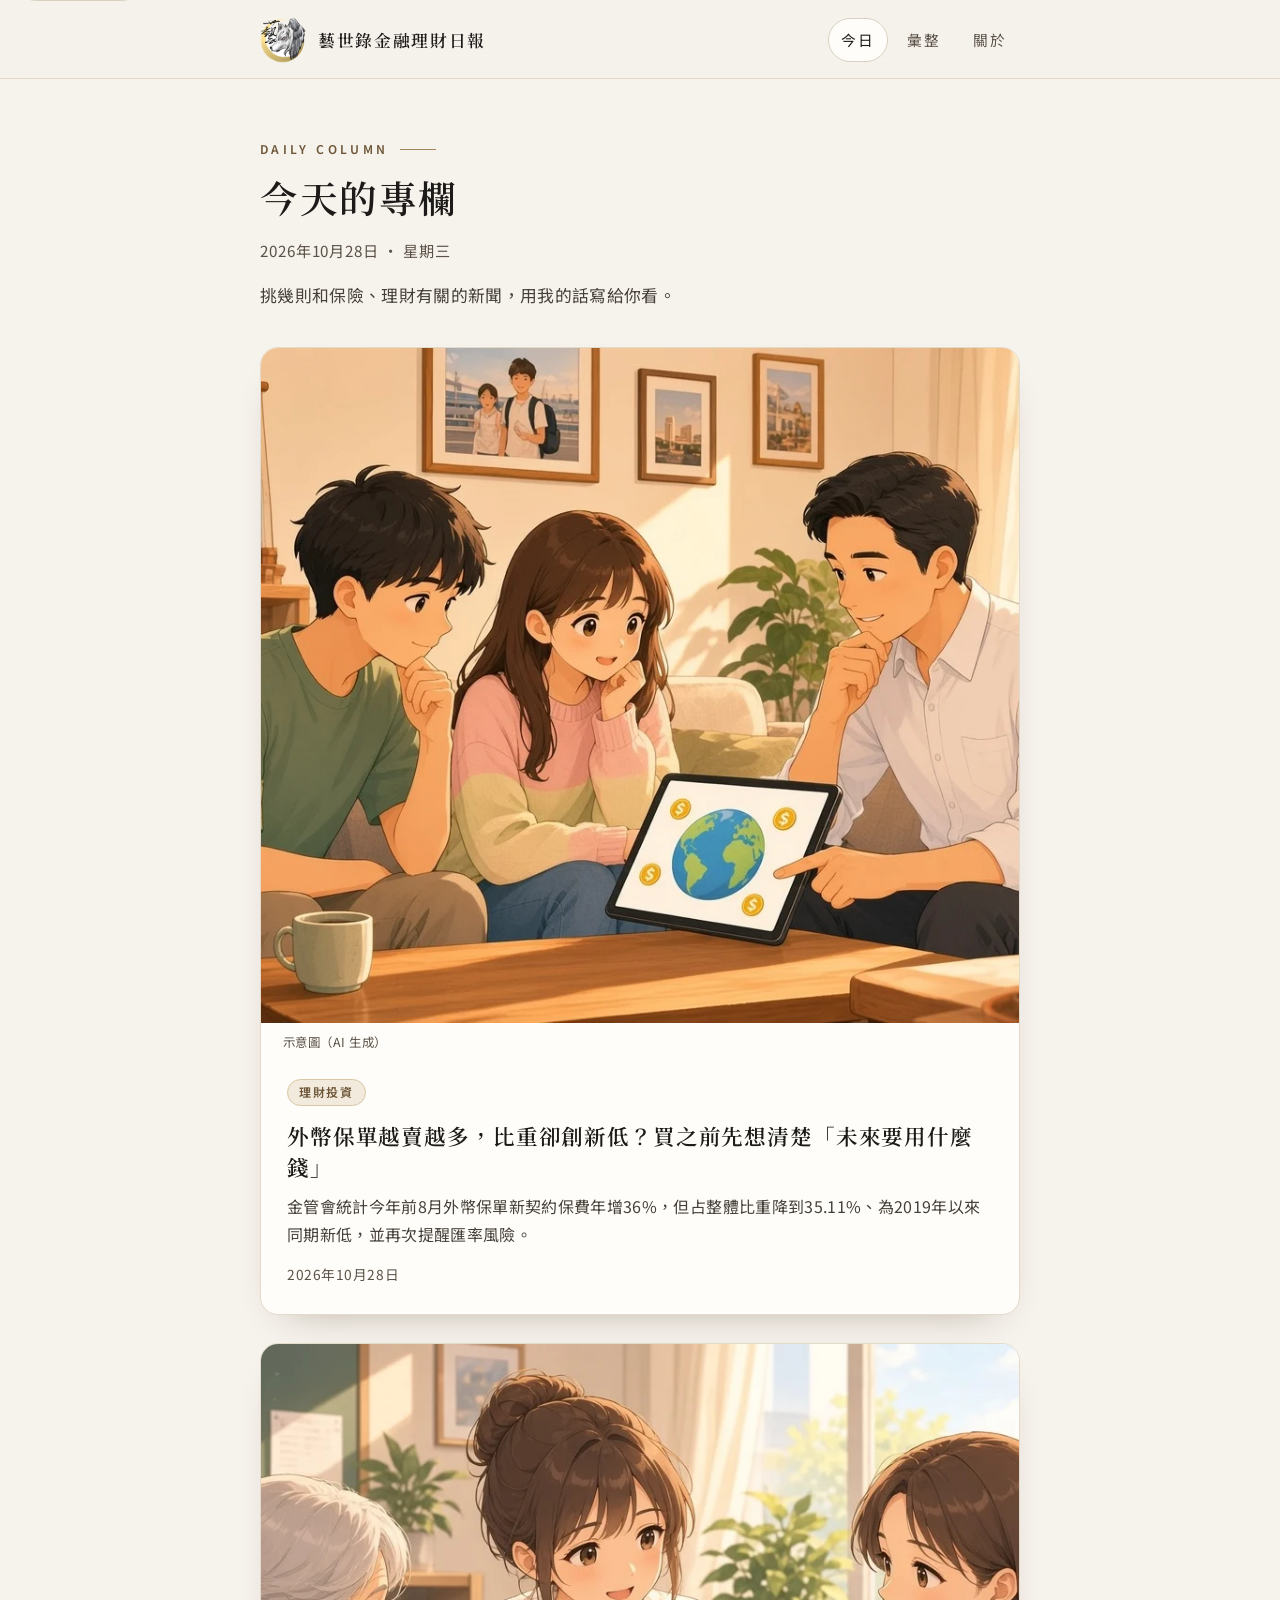
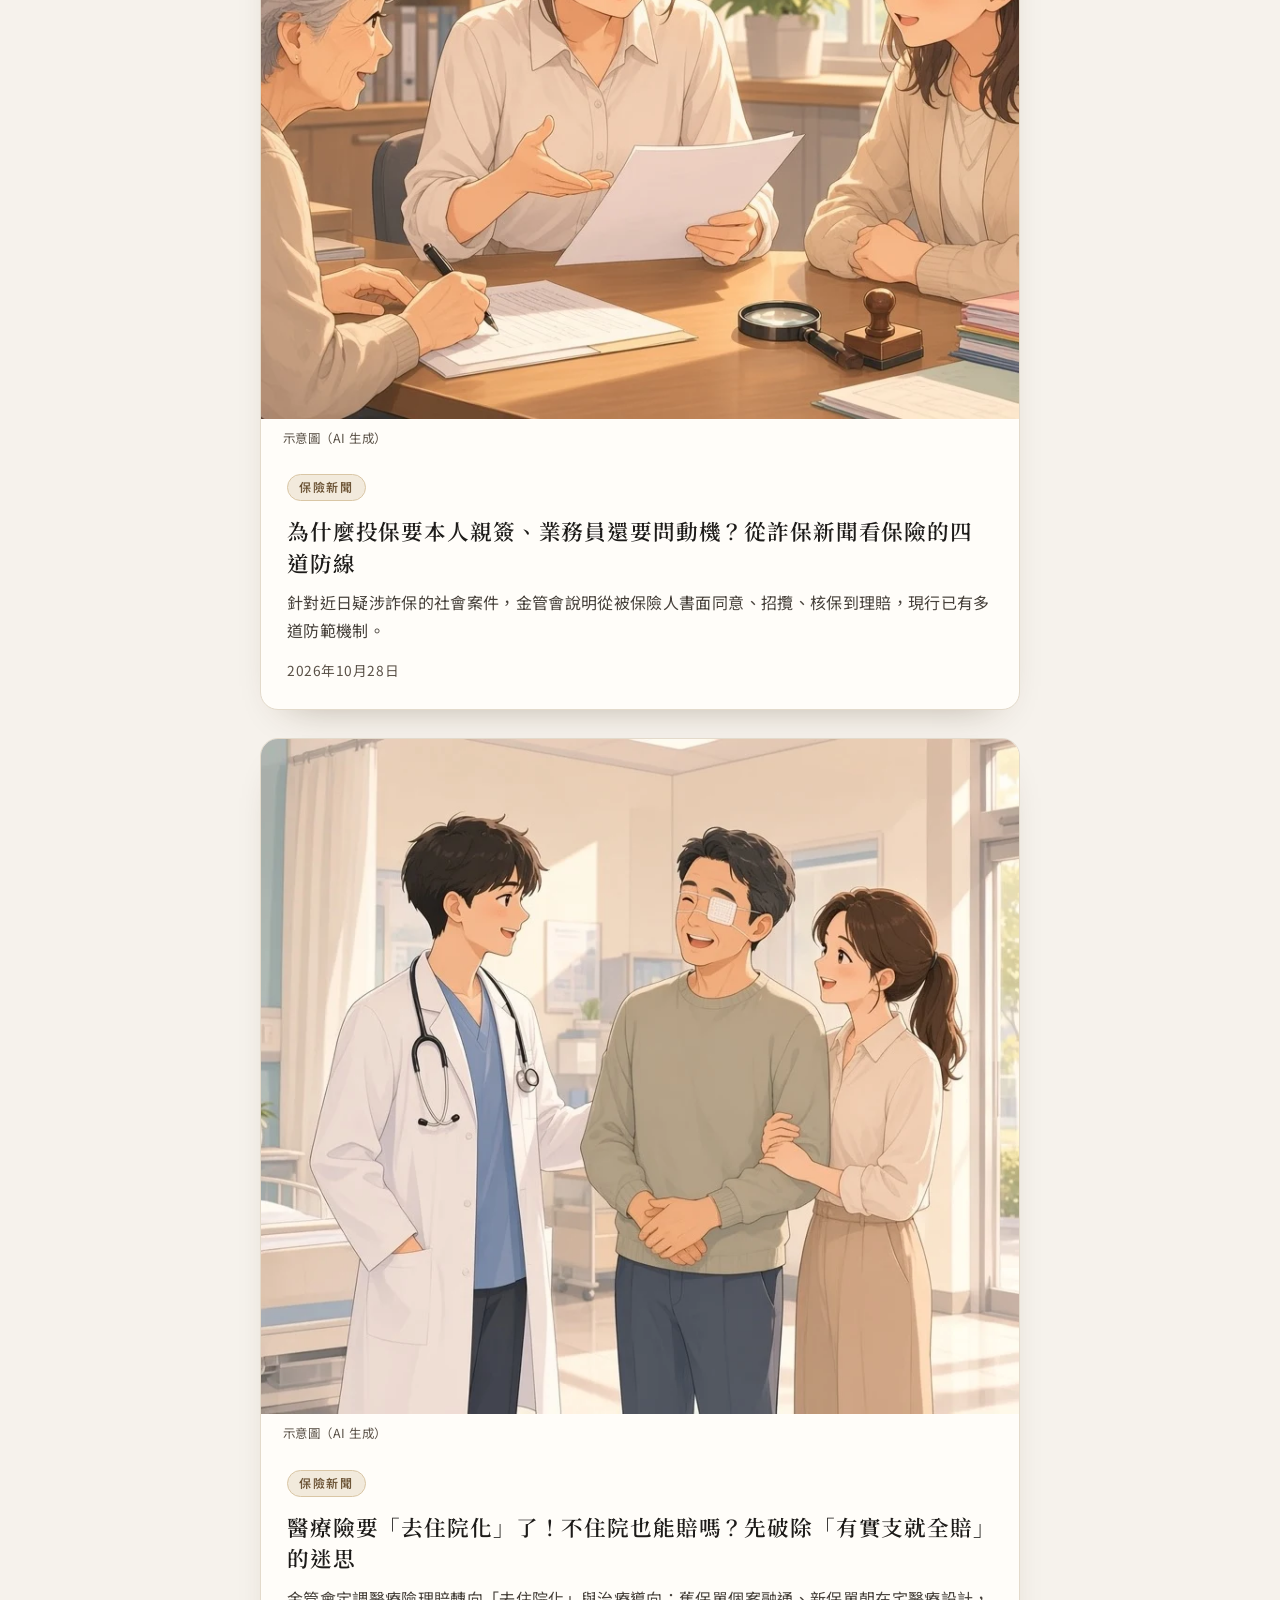
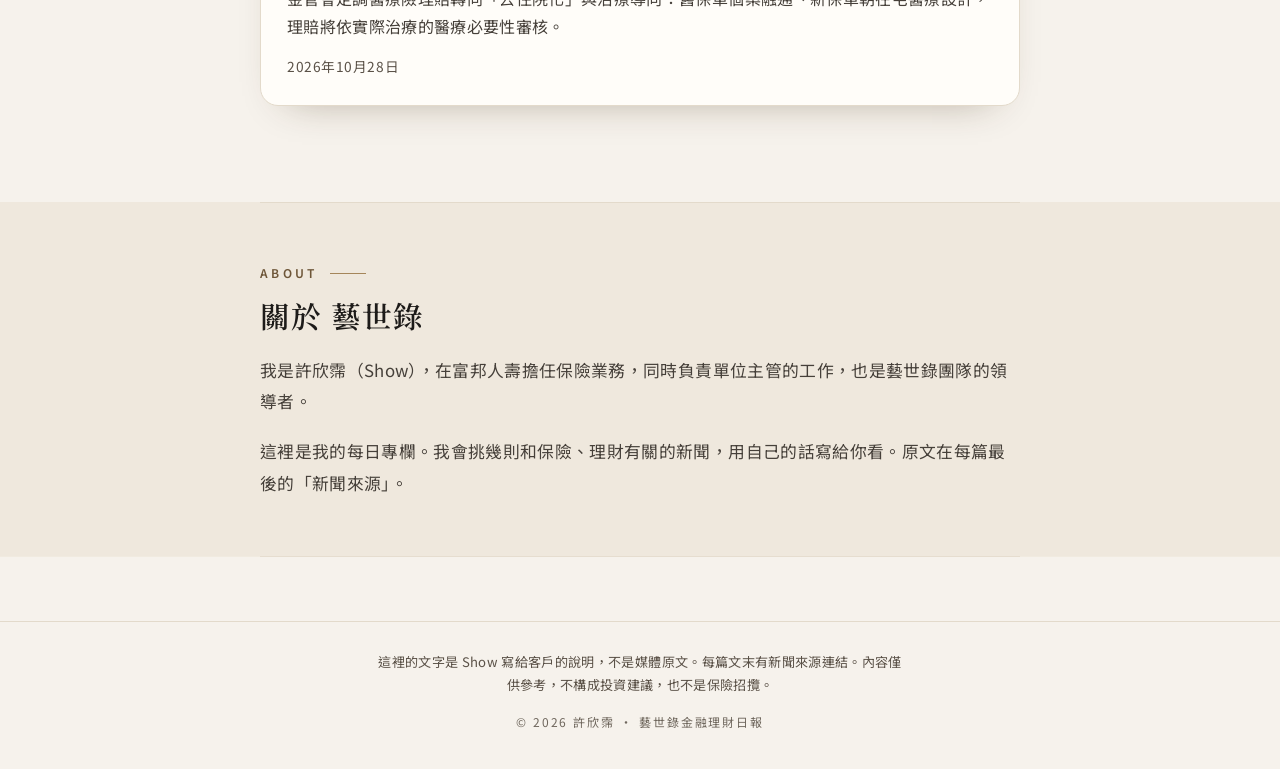
<file: index.html>
<!DOCTYPE html>
<html lang="zh-Hant">
<head>
  <meta charset="utf-8">
  <meta name="viewport" content="width=device-width, initial-scale=1">
  <title>2026年10月28日｜藝世錄金融理財日報</title>
  <meta name="description" content="我是許欣霈（Show），在富邦人壽擔任保險業務，同時負責單位主管的工作，也是藝世錄團隊的領導者。">
  <meta name="author" content="許欣霈">
  <meta name="theme-color" content="#f6f2ec">
  <link rel="canonical" href="https://yishilu-daily.github.io/">
  <link rel="preconnect" href="https://fonts.googleapis.com">
  <link rel="preconnect" href="https://fonts.gstatic.com" crossorigin>
  <link href="https://fonts.googleapis.com/css2?family=Noto+Sans+TC:wght@400;500;600&family=Noto+Serif+TC:wght@500;600&display=swap" rel="stylesheet">
  <meta property="og:locale" content="zh_TW">
  <meta property="og:site_name" content="藝世錄金融理財日報">
  <meta property="og:type" content="website">
  <meta property="og:title" content="藝世錄金融理財日報">
  <meta property="og:description" content="我是許欣霈（Show），在富邦人壽擔任保險業務，同時負責單位主管的工作，也是藝世錄團隊的領導者。">
  <meta property="og:url" content="https://yishilu-daily.github.io/">
  <meta property="og:image" content="https://yishilu-daily.github.io/assets/og.jpg">
  <meta property="og:image:secure_url" content="https://yishilu-daily.github.io/assets/og.jpg">
  <meta property="og:image:type" content="image/jpeg">
  <meta property="og:image:width" content="1200">
  <meta property="og:image:height" content="630">
  <meta property="og:image:alt" content="2026年10月28日｜藝世錄金融理財日報">
  <meta name="twitter:card" content="summary_large_image">
  <meta name="twitter:title" content="藝世錄金融理財日報">
  <meta name="twitter:description" content="我是許欣霈（Show），在富邦人壽擔任保險業務，同時負責單位主管的工作，也是藝世錄團隊的領導者。">
  <meta name="twitter:image" content="https://yishilu-daily.github.io/assets/og.jpg">
  <link rel="icon" href="/assets/favicon.png" type="image/png">
  <link rel="apple-touch-icon" href="/assets/apple-touch-icon.png">
  <link rel="stylesheet" href="/assets/style.css?v=7">
  
  <script type="application/ld+json">{"@context": "https://schema.org", "@type": "WebPage", "name": "2026年10月28日｜藝世錄金融理財日報", "url": "https://yishilu-daily.github.io/", "description": "我是許欣霈（Show），在富邦人壽擔任保險業務，同時負責單位主管的工作，也是藝世錄團隊的領導者。", "image": "https://yishilu-daily.github.io/assets/og.jpg", "inLanguage": "zh-Hant", "author": {"@type": "Person", "name": "許欣霈"}}</script>
</head>
<body>
  <a class="skip" href="#main">跳到主要內容</a>
  <header class="masthead">
    <div class="wrap masthead-inner">
      <a class="brand" href="/"><img src="/assets/logo.png" alt="" width="46" height="46"><span>藝世錄金融理財日報</span></a>
      <nav class="nav" aria-label="主要">
        <a href="/" aria-current="page">今日</a>
        <a href="/archive/" >彙整</a>
        <a href="/about/" >關於</a>
      </nav>
    </div>
  </header>
  <main id="main" class="wrap">
    <article class="day-lead"><p class="eyebrow">Daily Column</p><h1>今天的專欄</h1><p class="edition-meta">2026年10月28日 · 星期三</p><p class="lead">挑幾則和保險、理財有關的新聞，用我的話寫給你看。</p><div class="feature-list"><a class="feature-card" href="/column/2026-10-28/01-foreign-currency-policies/"><span class="feature-media"><img src="/posts/2026-10-28/01-foreign-currency-policies.webp" alt="" width="1200" height="675" fetchpriority="high"><span class="image-credit">示意圖（AI 生成）</span></span><span class="feature-body"><p class="tag">理財投資</p><h2>外幣保單越賣越多，比重卻創新低？買之前先想清楚「未來要用什麼錢」</h2><p class="summary">金管會統計今年前8月外幣保單新契約保費年增36%，但占整體比重降到35.11%、為2019年以來同期新低，並再次提醒匯率風險。</p><p class="meta"><time datetime="2026-10-28">2026年10月28日</time></p></span></a><a class="feature-card" href="/column/2026-10-28/02-insurance-fraud-safeguards/"><span class="feature-media"><img src="/posts/2026-10-28/02-insurance-fraud-safeguards.webp" alt="" width="1200" height="675" loading="lazy" decoding="async"><span class="image-credit">示意圖（AI 生成）</span></span><span class="feature-body"><p class="tag">保險新聞</p><h2>為什麼投保要本人親簽、業務員還要問動機？從詐保新聞看保險的四道防線</h2><p class="summary">針對近日疑涉詐保的社會案件，金管會說明從被保險人書面同意、招攬、核保到理賠，現行已有多道防範機制。</p><p class="meta"><time datetime="2026-10-28">2026年10月28日</time></p></span></a><a class="feature-card" href="/column/2026-10-28/03-medical-insurance-outpatient-shift/"><span class="feature-media"><img src="/posts/2026-10-28/03-medical-insurance-outpatient-shift.webp" alt="" width="1200" height="675" loading="lazy" decoding="async"><span class="image-credit">示意圖（AI 生成）</span></span><span class="feature-body"><p class="tag">保險新聞</p><h2>醫療險要「去住院化」了！不住院也能賠嗎？先破除「有實支就全賠」的迷思</h2><p class="summary">金管會定調醫療險理賠轉向「去住院化」與治療導向：舊保單個案融通、新保單朝在宅醫療設計，理賠將依實際治療的醫療必要性審核。</p><p class="meta"><time datetime="2026-10-28">2026年10月28日</time></p></span></a></div></article><section class="about" id="about"><p class="eyebrow">About</p><h2>關於 藝世錄</h2><div class="prose"><p>我是許欣霈（Show），在富邦人壽擔任保險業務，同時負責單位主管的工作，也是藝世錄團隊的領導者。</p>
<p>這裡是我的每日專欄。我會挑幾則和保險、理財有關的新聞，用自己的話寫給你看。原文在每篇最後的「新聞來源」。</p></div></section>
  </main>
  <footer class="site-footer">
    <div class="wrap">
      <p class="disclaimer">這裡的文字是 Show 寫給客戶的說明，不是媒體原文。每篇文末有新聞來源連結。內容僅供參考，不構成投資建議，也不是保險招攬。</p>
      <p class="footer-meta">© 2026 許欣霈 · 藝世錄金融理財日報</p>
    </div>
  </footer>
</body>
</html>
</file>
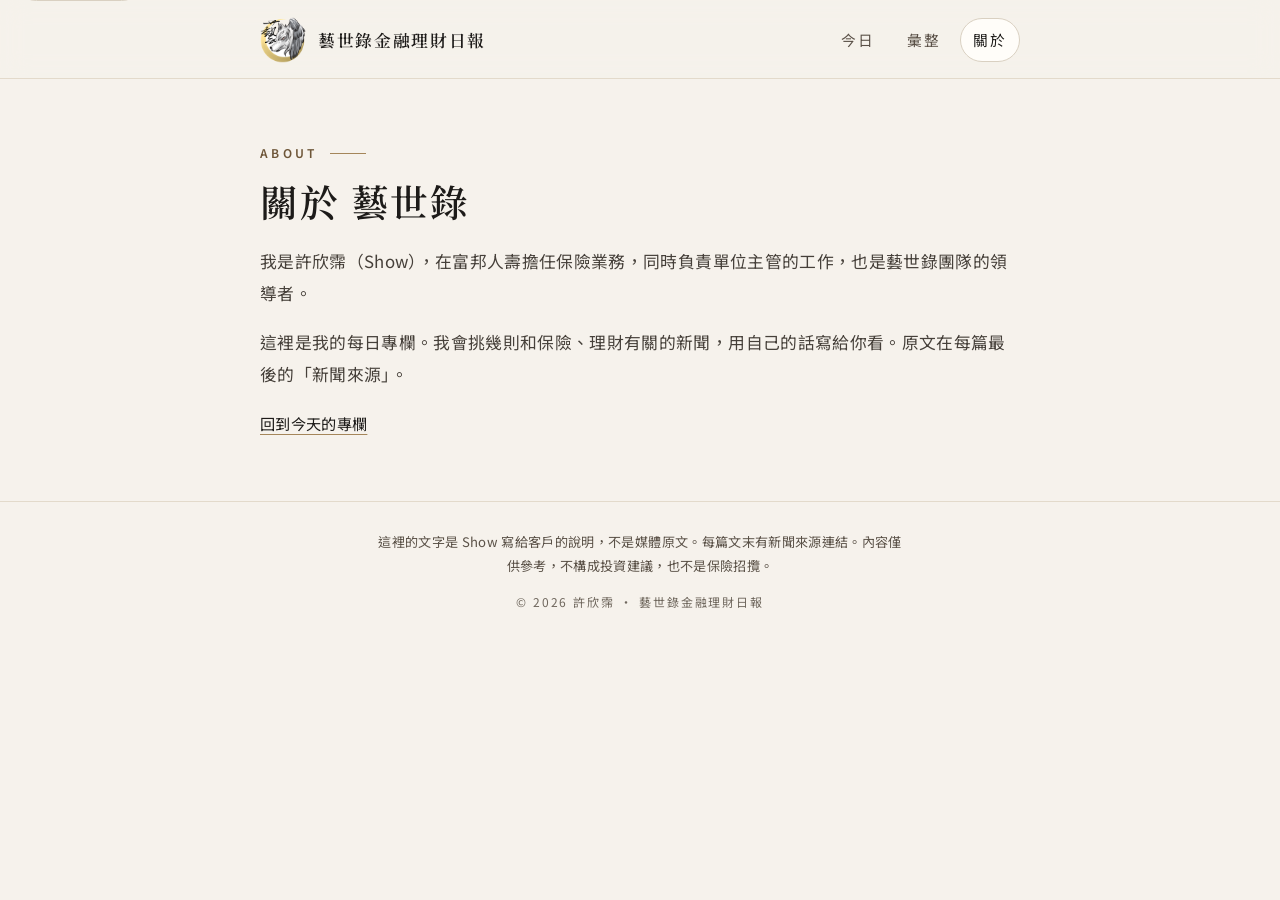
<file: about/index.html>
<!DOCTYPE html>
<html lang="zh-Hant">
<head>
  <meta charset="utf-8">
  <meta name="viewport" content="width=device-width, initial-scale=1">
  <title>關於 藝世錄｜藝世錄金融理財日報</title>
  <meta name="description" content="許欣霈（Show）的藝世錄金融理財日報。">
  <meta name="author" content="許欣霈">
  <meta name="theme-color" content="#f6f2ec">
  <link rel="canonical" href="https://yishilu-daily.github.io/about/">
  <link rel="preconnect" href="https://fonts.googleapis.com">
  <link rel="preconnect" href="https://fonts.gstatic.com" crossorigin>
  <link href="https://fonts.googleapis.com/css2?family=Noto+Sans+TC:wght@400;500;600&family=Noto+Serif+TC:wght@500;600&display=swap" rel="stylesheet">
  <meta property="og:locale" content="zh_TW">
  <meta property="og:site_name" content="藝世錄金融理財日報">
  <meta property="og:type" content="website">
  <meta property="og:title" content="關於 藝世錄｜藝世錄金融理財日報">
  <meta property="og:description" content="許欣霈（Show）的藝世錄金融理財日報。">
  <meta property="og:url" content="https://yishilu-daily.github.io/about/">
  <meta property="og:image" content="https://yishilu-daily.github.io/assets/og.jpg">
  <meta property="og:image:secure_url" content="https://yishilu-daily.github.io/assets/og.jpg">
  <meta property="og:image:type" content="image/jpeg">
  <meta property="og:image:width" content="1200">
  <meta property="og:image:height" content="630">
  <meta property="og:image:alt" content="關於 藝世錄｜藝世錄金融理財日報">
  <meta name="twitter:card" content="summary_large_image">
  <meta name="twitter:title" content="關於 藝世錄｜藝世錄金融理財日報">
  <meta name="twitter:description" content="許欣霈（Show）的藝世錄金融理財日報。">
  <meta name="twitter:image" content="https://yishilu-daily.github.io/assets/og.jpg">
  <link rel="icon" href="/assets/favicon.png" type="image/png">
  <link rel="apple-touch-icon" href="/assets/apple-touch-icon.png">
  <link rel="stylesheet" href="/assets/style.css?v=7">
  
  <script type="application/ld+json">{"@context": "https://schema.org", "@type": "WebPage", "name": "關於 藝世錄｜藝世錄金融理財日報", "url": "https://yishilu-daily.github.io/about/", "description": "許欣霈（Show）的藝世錄金融理財日報。", "image": "https://yishilu-daily.github.io/assets/og.jpg", "inLanguage": "zh-Hant", "author": {"@type": "Person", "name": "許欣霈"}}</script>
</head>
<body>
  <a class="skip" href="#main">跳到主要內容</a>
  <header class="masthead">
    <div class="wrap masthead-inner">
      <a class="brand" href="/"><img src="/assets/logo.png" alt="" width="46" height="46"><span>藝世錄金融理財日報</span></a>
      <nav class="nav" aria-label="主要">
        <a href="/" >今日</a>
        <a href="/archive/" >彙整</a>
        <a href="/about/" aria-current="page">關於</a>
      </nav>
    </div>
  </header>
  <main id="main" class="wrap">
    <article class="about"><p class="eyebrow">About</p><h1>關於 藝世錄</h1><div class="prose"><p>我是許欣霈（Show），在富邦人壽擔任保險業務，同時負責單位主管的工作，也是藝世錄團隊的領導者。</p>
<p>這裡是我的每日專欄。我會挑幾則和保險、理財有關的新聞，用自己的話寫給你看。原文在每篇最後的「新聞來源」。</p></div><p class="share-row"><a href="/">回到今天的專欄</a></p></article>
  </main>
  <footer class="site-footer">
    <div class="wrap">
      <p class="disclaimer">這裡的文字是 Show 寫給客戶的說明，不是媒體原文。每篇文末有新聞來源連結。內容僅供參考，不構成投資建議，也不是保險招攬。</p>
      <p class="footer-meta">© 2026 許欣霈 · 藝世錄金融理財日報</p>
    </div>
  </footer>
</body>
</html>
</file>
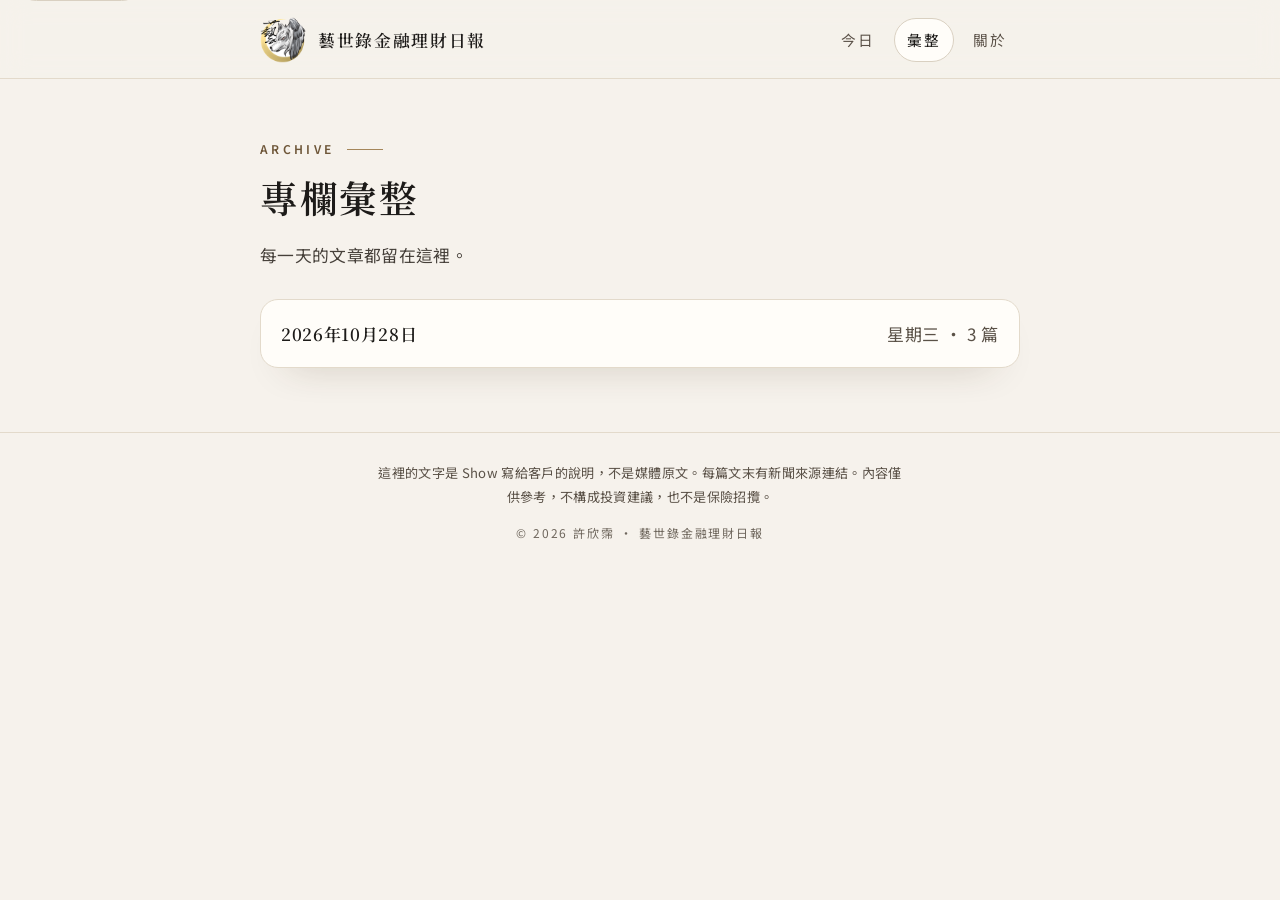
<file: archive/index.html>
<!DOCTYPE html>
<html lang="zh-Hant">
<head>
  <meta charset="utf-8">
  <meta name="viewport" content="width=device-width, initial-scale=1">
  <title>專欄彙整｜藝世錄金融理財日報</title>
  <meta name="description" content="過去每一天的專欄。">
  <meta name="author" content="許欣霈">
  <meta name="theme-color" content="#f6f2ec">
  <link rel="canonical" href="https://yishilu-daily.github.io/archive/">
  <link rel="preconnect" href="https://fonts.googleapis.com">
  <link rel="preconnect" href="https://fonts.gstatic.com" crossorigin>
  <link href="https://fonts.googleapis.com/css2?family=Noto+Sans+TC:wght@400;500;600&family=Noto+Serif+TC:wght@500;600&display=swap" rel="stylesheet">
  <meta property="og:locale" content="zh_TW">
  <meta property="og:site_name" content="藝世錄金融理財日報">
  <meta property="og:type" content="website">
  <meta property="og:title" content="專欄彙整｜藝世錄金融理財日報">
  <meta property="og:description" content="過去每一天的專欄。">
  <meta property="og:url" content="https://yishilu-daily.github.io/archive/">
  <meta property="og:image" content="https://yishilu-daily.github.io/assets/og.jpg">
  <meta property="og:image:secure_url" content="https://yishilu-daily.github.io/assets/og.jpg">
  <meta property="og:image:type" content="image/jpeg">
  <meta property="og:image:width" content="1200">
  <meta property="og:image:height" content="630">
  <meta property="og:image:alt" content="專欄彙整｜藝世錄金融理財日報">
  <meta name="twitter:card" content="summary_large_image">
  <meta name="twitter:title" content="專欄彙整｜藝世錄金融理財日報">
  <meta name="twitter:description" content="過去每一天的專欄。">
  <meta name="twitter:image" content="https://yishilu-daily.github.io/assets/og.jpg">
  <link rel="icon" href="/assets/favicon.png" type="image/png">
  <link rel="apple-touch-icon" href="/assets/apple-touch-icon.png">
  <link rel="stylesheet" href="/assets/style.css?v=7">
  
  <script type="application/ld+json">{"@context": "https://schema.org", "@type": "WebPage", "name": "專欄彙整｜藝世錄金融理財日報", "url": "https://yishilu-daily.github.io/archive/", "description": "過去每一天的專欄。", "image": "https://yishilu-daily.github.io/assets/og.jpg", "inLanguage": "zh-Hant", "author": {"@type": "Person", "name": "許欣霈"}}</script>
</head>
<body>
  <a class="skip" href="#main">跳到主要內容</a>
  <header class="masthead">
    <div class="wrap masthead-inner">
      <a class="brand" href="/"><img src="/assets/logo.png" alt="" width="46" height="46"><span>藝世錄金融理財日報</span></a>
      <nav class="nav" aria-label="主要">
        <a href="/" >今日</a>
        <a href="/archive/" aria-current="page">彙整</a>
        <a href="/about/" >關於</a>
      </nav>
    </div>
  </header>
  <main id="main" class="wrap">
    <article class="archive-block"><p class="eyebrow">Archive</p><h1>專欄彙整</h1><p class="lead">每一天的文章都留在這裡。</p><ol class="archive-list"><li><a href="/archive/2026-10-28/"><time datetime="2026-10-28">2026年10月28日</time><span>星期三 · 3 篇</span></a></li></ol></article>
  </main>
  <footer class="site-footer">
    <div class="wrap">
      <p class="disclaimer">這裡的文字是 Show 寫給客戶的說明，不是媒體原文。每篇文末有新聞來源連結。內容僅供參考，不構成投資建議，也不是保險招攬。</p>
      <p class="footer-meta">© 2026 許欣霈 · 藝世錄金融理財日報</p>
    </div>
  </footer>
</body>
</html>
</file>
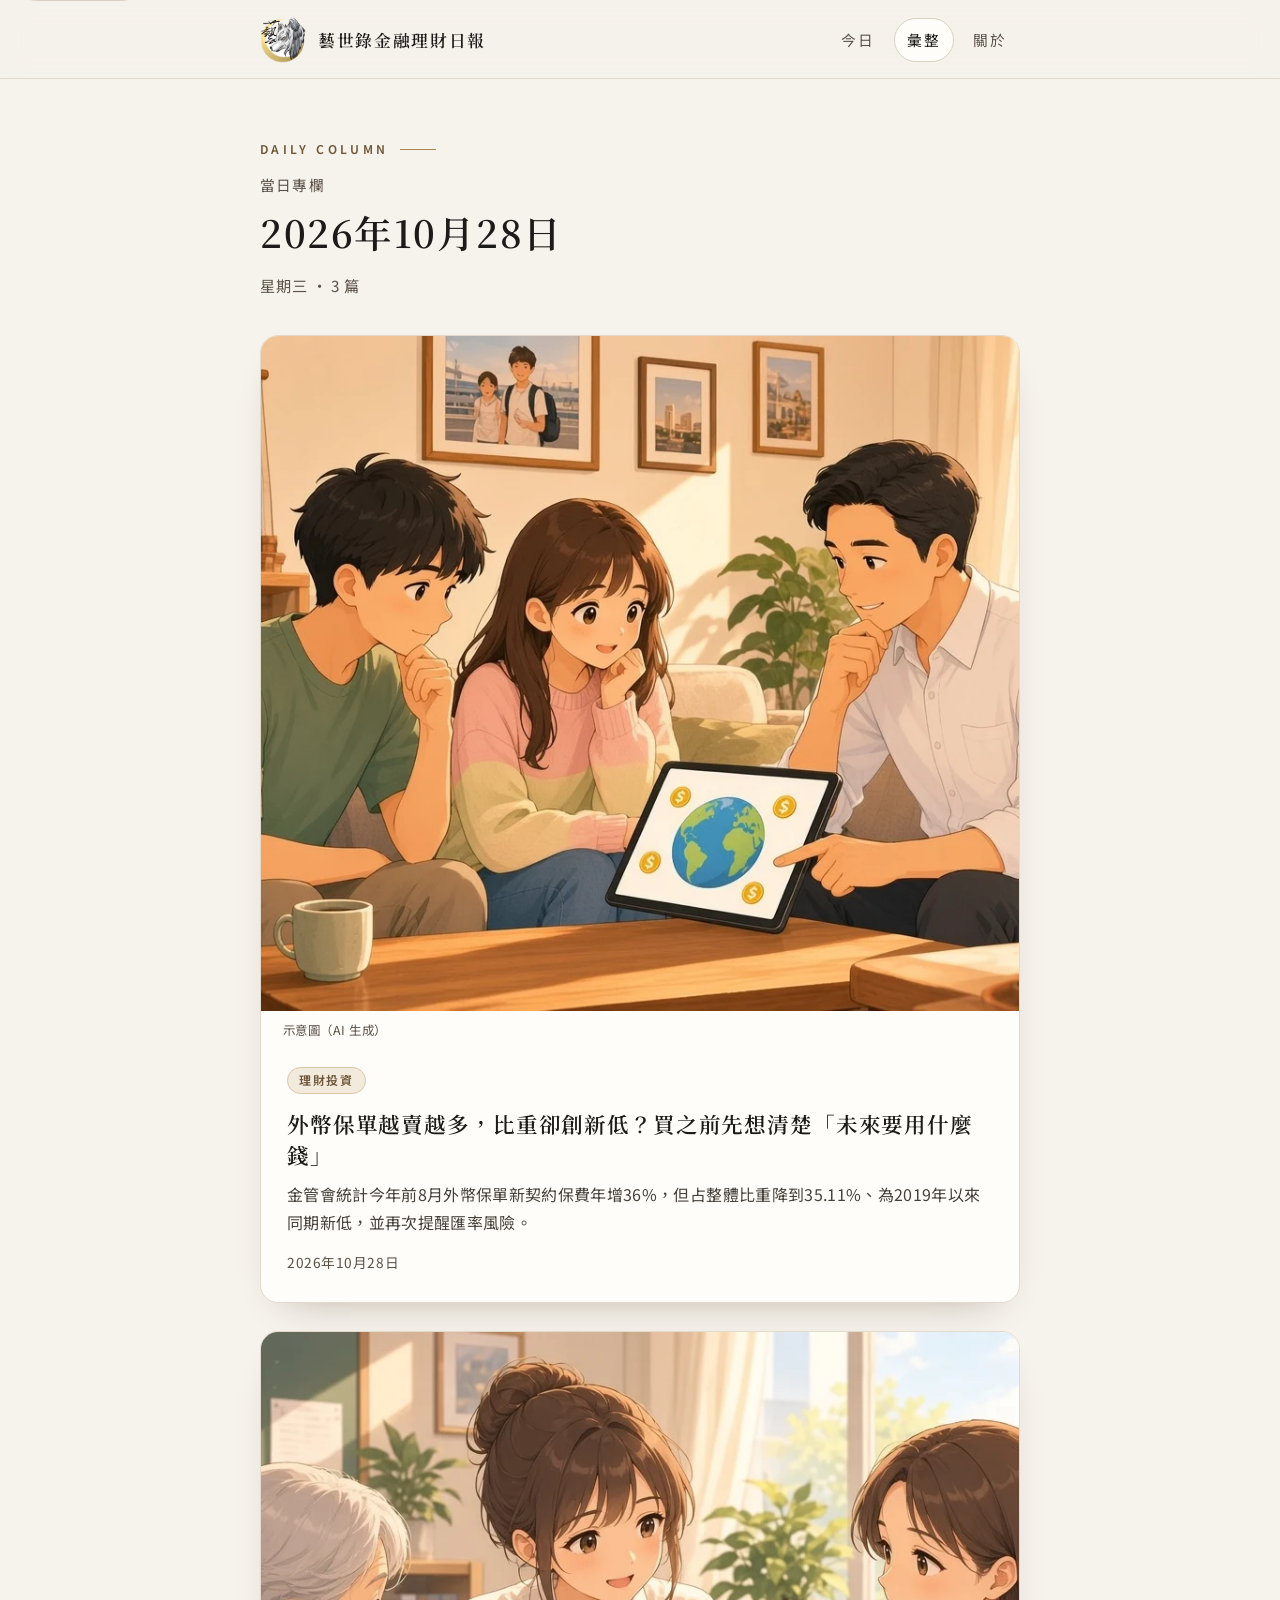
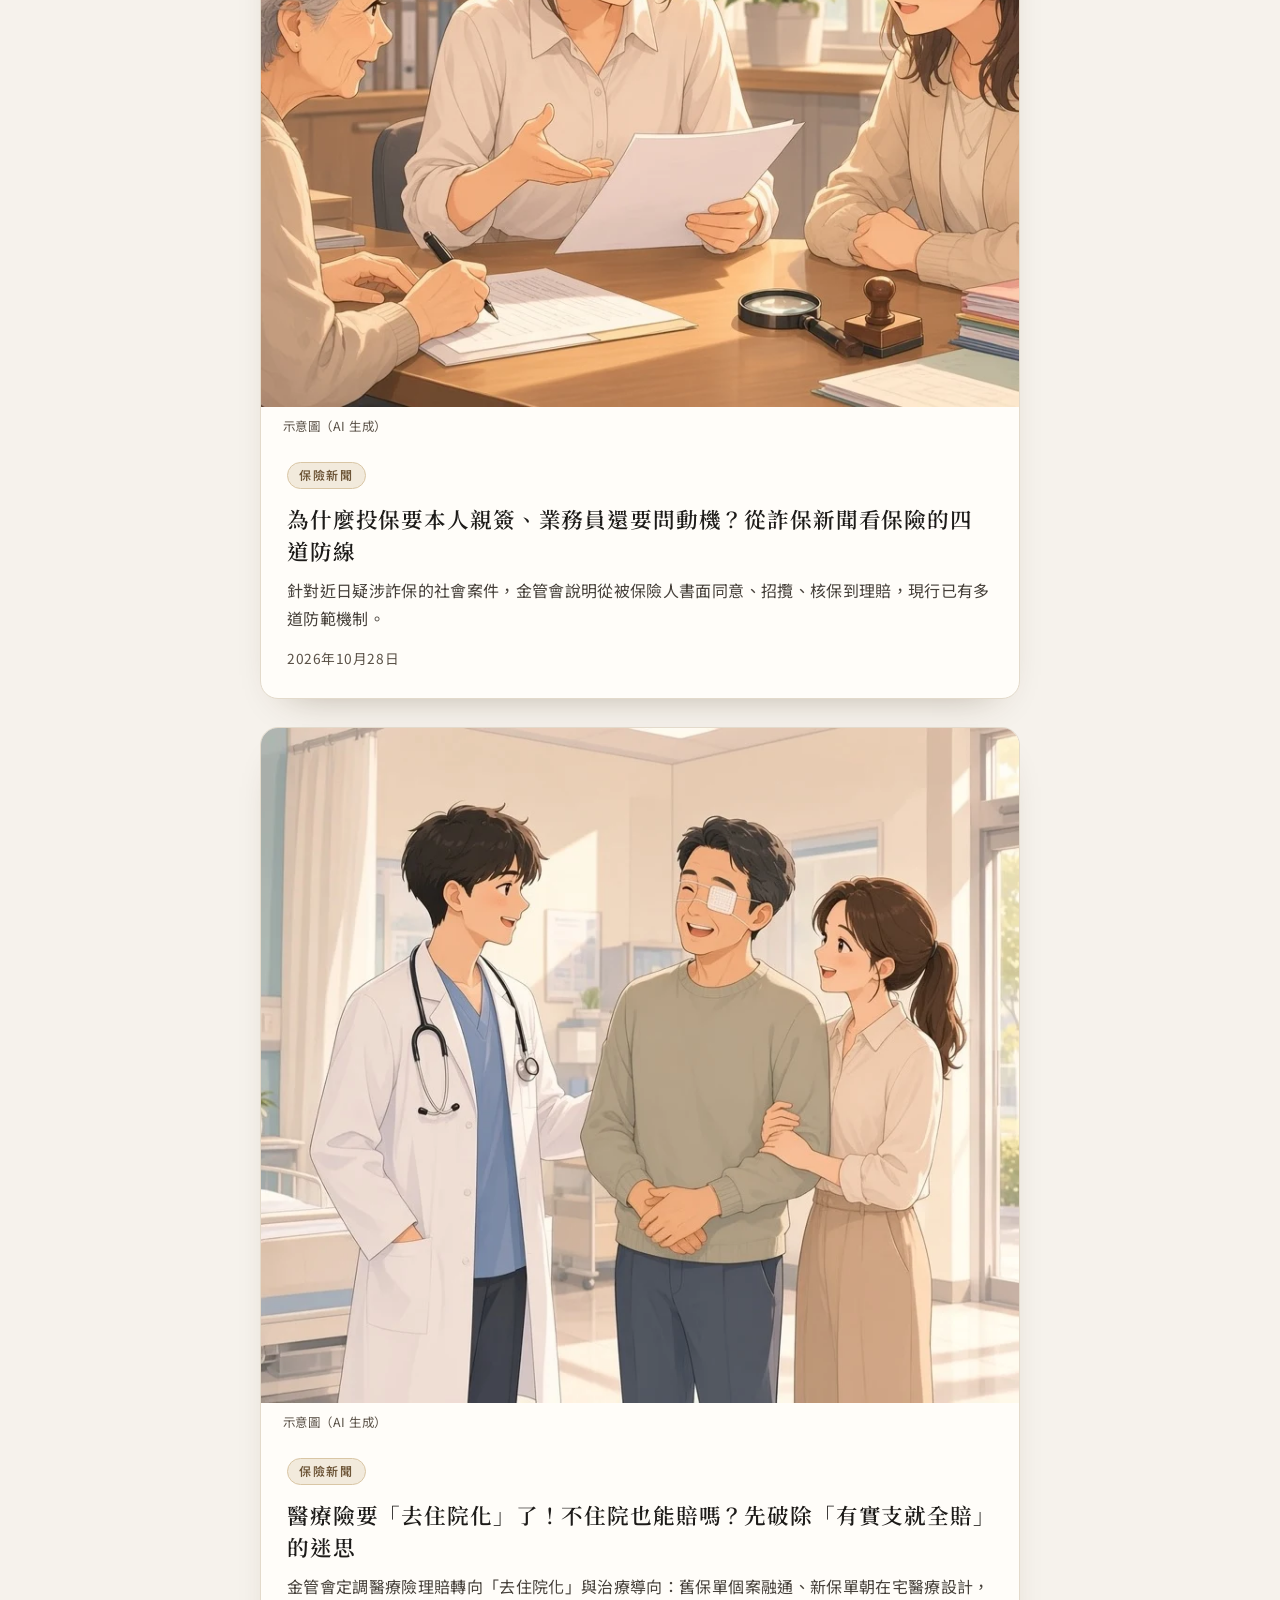
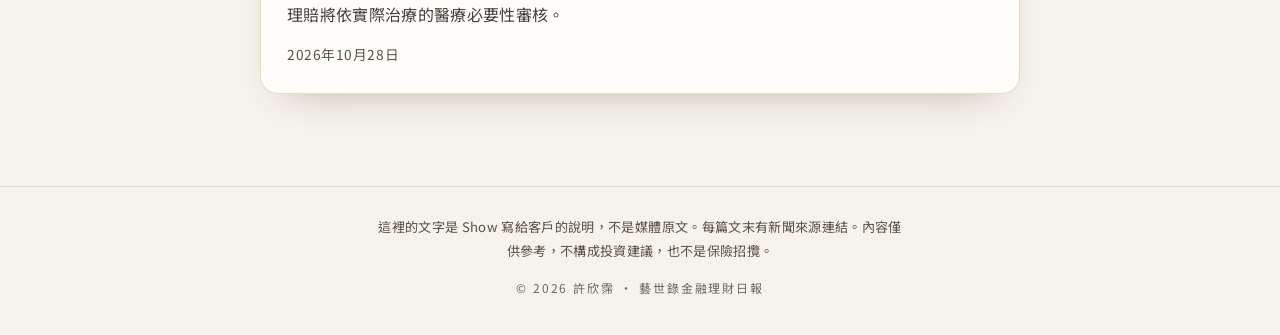
<file: archive/2026-10-28/index.html>
<!DOCTYPE html>
<html lang="zh-Hant">
<head>
  <meta charset="utf-8">
  <meta name="viewport" content="width=device-width, initial-scale=1">
  <title>2026年10月28日｜藝世錄金融理財日報</title>
  <meta name="description" content="2026年10月28日的專欄。">
  <meta name="author" content="許欣霈">
  <meta name="theme-color" content="#f6f2ec">
  <link rel="canonical" href="https://yishilu-daily.github.io/archive/2026-10-28/">
  <link rel="preconnect" href="https://fonts.googleapis.com">
  <link rel="preconnect" href="https://fonts.gstatic.com" crossorigin>
  <link href="https://fonts.googleapis.com/css2?family=Noto+Sans+TC:wght@400;500;600&family=Noto+Serif+TC:wght@500;600&display=swap" rel="stylesheet">
  <meta property="og:locale" content="zh_TW">
  <meta property="og:site_name" content="藝世錄金融理財日報">
  <meta property="og:type" content="website">
  <meta property="og:title" content="2026年10月28日｜藝世錄金融理財日報">
  <meta property="og:description" content="2026年10月28日的專欄。">
  <meta property="og:url" content="https://yishilu-daily.github.io/archive/2026-10-28/">
  <meta property="og:image" content="https://yishilu-daily.github.io/media/2026-10-28/01-foreign-currency-policies.jpg">
  <meta property="og:image:secure_url" content="https://yishilu-daily.github.io/media/2026-10-28/01-foreign-currency-policies.jpg">
  <meta property="og:image:type" content="image/jpeg">
  <meta property="og:image:width" content="1200">
  <meta property="og:image:height" content="630">
  <meta property="og:image:alt" content="2026年10月28日｜藝世錄金融理財日報">
  <meta name="twitter:card" content="summary_large_image">
  <meta name="twitter:title" content="2026年10月28日｜藝世錄金融理財日報">
  <meta name="twitter:description" content="2026年10月28日的專欄。">
  <meta name="twitter:image" content="https://yishilu-daily.github.io/media/2026-10-28/01-foreign-currency-policies.jpg">
  <link rel="icon" href="/assets/favicon.png" type="image/png">
  <link rel="apple-touch-icon" href="/assets/apple-touch-icon.png">
  <link rel="stylesheet" href="/assets/style.css?v=7">
  
  <script type="application/ld+json">{"@context": "https://schema.org", "@type": "WebPage", "name": "2026年10月28日｜藝世錄金融理財日報", "url": "https://yishilu-daily.github.io/archive/2026-10-28/", "description": "2026年10月28日的專欄。", "image": "https://yishilu-daily.github.io/media/2026-10-28/01-foreign-currency-policies.jpg", "inLanguage": "zh-Hant", "author": {"@type": "Person", "name": "許欣霈"}}</script>
</head>
<body>
  <a class="skip" href="#main">跳到主要內容</a>
  <header class="masthead">
    <div class="wrap masthead-inner">
      <a class="brand" href="/"><img src="/assets/logo.png" alt="" width="46" height="46"><span>藝世錄金融理財日報</span></a>
      <nav class="nav" aria-label="主要">
        <a href="/" >今日</a>
        <a href="/archive/" aria-current="page">彙整</a>
        <a href="/about/" >關於</a>
      </nav>
    </div>
  </header>
  <main id="main" class="wrap">
    <article class="day-lead"><p class="eyebrow">Daily Column</p><p class="kicker">當日專欄</p><h1>2026年10月28日</h1><p class="edition-meta">星期三 · 3 篇</p><div class="feature-list"><a class="feature-card" href="/column/2026-10-28/01-foreign-currency-policies/"><span class="feature-media"><img src="/posts/2026-10-28/01-foreign-currency-policies.webp" alt="" width="1200" height="675" fetchpriority="high"><span class="image-credit">示意圖（AI 生成）</span></span><span class="feature-body"><p class="tag">理財投資</p><h2>外幣保單越賣越多，比重卻創新低？買之前先想清楚「未來要用什麼錢」</h2><p class="summary">金管會統計今年前8月外幣保單新契約保費年增36%，但占整體比重降到35.11%、為2019年以來同期新低，並再次提醒匯率風險。</p><p class="meta"><time datetime="2026-10-28">2026年10月28日</time></p></span></a><a class="feature-card" href="/column/2026-10-28/02-insurance-fraud-safeguards/"><span class="feature-media"><img src="/posts/2026-10-28/02-insurance-fraud-safeguards.webp" alt="" width="1200" height="675" loading="lazy" decoding="async"><span class="image-credit">示意圖（AI 生成）</span></span><span class="feature-body"><p class="tag">保險新聞</p><h2>為什麼投保要本人親簽、業務員還要問動機？從詐保新聞看保險的四道防線</h2><p class="summary">針對近日疑涉詐保的社會案件，金管會說明從被保險人書面同意、招攬、核保到理賠，現行已有多道防範機制。</p><p class="meta"><time datetime="2026-10-28">2026年10月28日</time></p></span></a><a class="feature-card" href="/column/2026-10-28/03-medical-insurance-outpatient-shift/"><span class="feature-media"><img src="/posts/2026-10-28/03-medical-insurance-outpatient-shift.webp" alt="" width="1200" height="675" loading="lazy" decoding="async"><span class="image-credit">示意圖（AI 生成）</span></span><span class="feature-body"><p class="tag">保險新聞</p><h2>醫療險要「去住院化」了！不住院也能賠嗎？先破除「有實支就全賠」的迷思</h2><p class="summary">金管會定調醫療險理賠轉向「去住院化」與治療導向：舊保單個案融通、新保單朝在宅醫療設計，理賠將依實際治療的醫療必要性審核。</p><p class="meta"><time datetime="2026-10-28">2026年10月28日</time></p></span></a></div><p class="pager"><span></span><span></span></p></article>
  </main>
  <footer class="site-footer">
    <div class="wrap">
      <p class="disclaimer">這裡的文字是 Show 寫給客戶的說明，不是媒體原文。每篇文末有新聞來源連結。內容僅供參考，不構成投資建議，也不是保險招攬。</p>
      <p class="footer-meta">© 2026 許欣霈 · 藝世錄金融理財日報</p>
    </div>
  </footer>
</body>
</html>
</file>
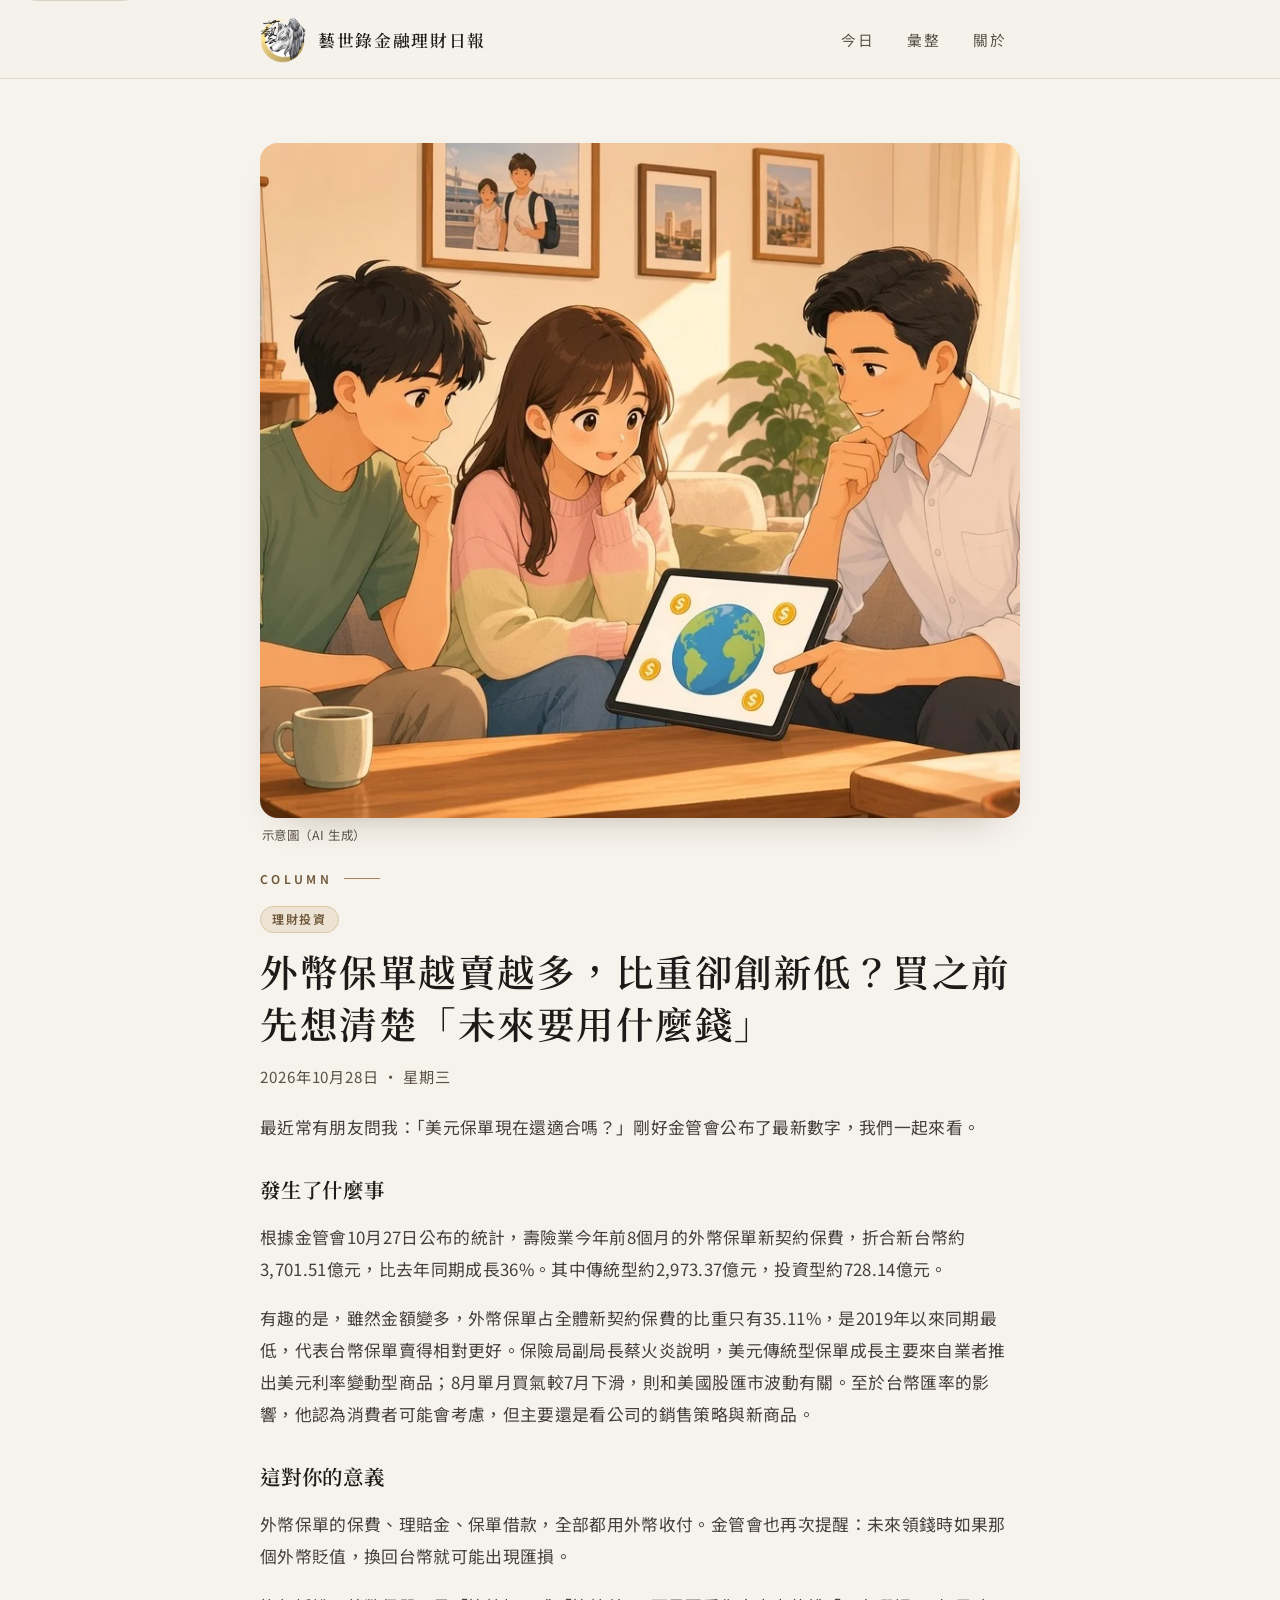
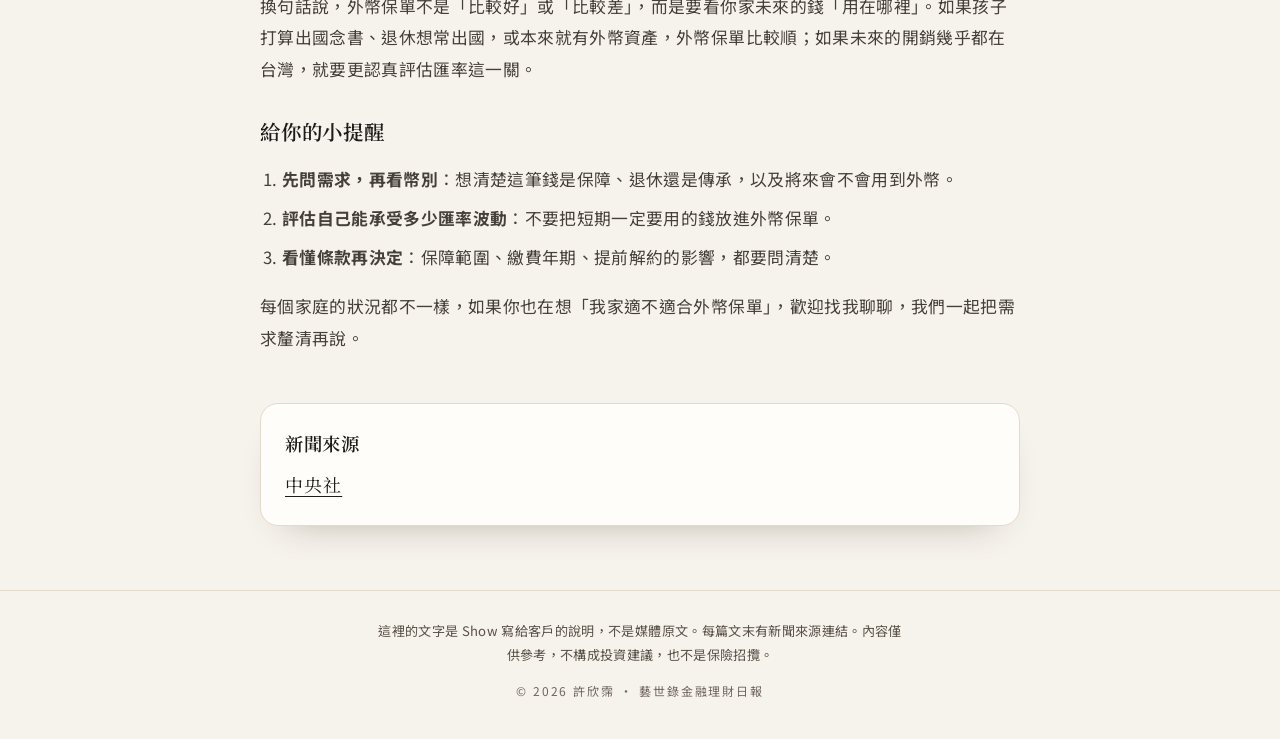
<file: column/2026-10-28/01-foreign-currency-policies/index.html>
<!DOCTYPE html>
<html lang="zh-Hant">
<head>
  <meta charset="utf-8">
  <meta name="viewport" content="width=device-width, initial-scale=1">
  <title>外幣保單越賣越多，比重卻創新低？買之前先想清楚「未來要用什麼錢」｜藝世錄金融理財日報</title>
  <meta name="description" content="金管會統計今年前8月外幣保單新契約保費年增36%，但占整體比重降到35.11%、為2019年以來同期新低，並再次提醒匯率風險。">
  <meta name="author" content="許欣霈">
  <meta name="theme-color" content="#f6f2ec">
  <link rel="canonical" href="https://yishilu-daily.github.io/column/2026-10-28/01-foreign-currency-policies/">
  <link rel="preconnect" href="https://fonts.googleapis.com">
  <link rel="preconnect" href="https://fonts.gstatic.com" crossorigin>
  <link href="https://fonts.googleapis.com/css2?family=Noto+Sans+TC:wght@400;500;600&family=Noto+Serif+TC:wght@500;600&display=swap" rel="stylesheet">
  <meta property="og:locale" content="zh_TW">
  <meta property="og:site_name" content="藝世錄金融理財日報">
  <meta property="og:type" content="article">
  <meta property="og:title" content="外幣保單越賣越多，比重卻創新低？買之前先想清楚「未來要用什麼錢」｜藝世錄金融理財日報">
  <meta property="og:description" content="金管會統計今年前8月外幣保單新契約保費年增36%，但占整體比重降到35.11%、為2019年以來同期新低，並再次提醒匯率風險。">
  <meta property="og:url" content="https://yishilu-daily.github.io/column/2026-10-28/01-foreign-currency-policies/">
  <meta property="og:image" content="https://yishilu-daily.github.io/media/2026-10-28/01-foreign-currency-policies.jpg">
  <meta property="og:image:secure_url" content="https://yishilu-daily.github.io/media/2026-10-28/01-foreign-currency-policies.jpg">
  <meta property="og:image:type" content="image/jpeg">
  <meta property="og:image:width" content="1200">
  <meta property="og:image:height" content="630">
  <meta property="og:image:alt" content="外幣保單越賣越多，比重卻創新低？買之前先想清楚「未來要用什麼錢」｜藝世錄金融理財日報">
  <meta name="twitter:card" content="summary_large_image">
  <meta name="twitter:title" content="外幣保單越賣越多，比重卻創新低？買之前先想清楚「未來要用什麼錢」｜藝世錄金融理財日報">
  <meta name="twitter:description" content="金管會統計今年前8月外幣保單新契約保費年增36%，但占整體比重降到35.11%、為2019年以來同期新低，並再次提醒匯率風險。">
  <meta name="twitter:image" content="https://yishilu-daily.github.io/media/2026-10-28/01-foreign-currency-policies.jpg">
  <link rel="icon" href="/assets/favicon.png" type="image/png">
  <link rel="apple-touch-icon" href="/assets/apple-touch-icon.png">
  <link rel="stylesheet" href="/assets/style.css?v=7">
  
  <script type="application/ld+json">{"@context": "https://schema.org", "@type": "Article", "headline": "外幣保單越賣越多，比重卻創新低？買之前先想清楚「未來要用什麼錢」｜藝世錄金融理財日報", "url": "https://yishilu-daily.github.io/column/2026-10-28/01-foreign-currency-policies/", "description": "金管會統計今年前8月外幣保單新契約保費年增36%，但占整體比重降到35.11%、為2019年以來同期新低，並再次提醒匯率風險。", "image": "https://yishilu-daily.github.io/media/2026-10-28/01-foreign-currency-policies.jpg", "inLanguage": "zh-Hant", "author": {"@type": "Person", "name": "許欣霈"}}</script>
</head>
<body>
  <a class="skip" href="#main">跳到主要內容</a>
  <header class="masthead">
    <div class="wrap masthead-inner">
      <a class="brand" href="/"><img src="/assets/logo.png" alt="" width="46" height="46"><span>藝世錄金融理財日報</span></a>
      <nav class="nav" aria-label="主要">
        <a href="/" >今日</a>
        <a href="/archive/" >彙整</a>
        <a href="/about/" >關於</a>
      </nav>
    </div>
  </header>
  <main id="main" class="wrap">
    <article><figure class="article-figure"><img class="article-cover" src="/posts/2026-10-28/01-foreign-currency-policies.webp" alt="外幣保單越賣越多，比重卻創新低？買之前先想清楚「未來要用什麼錢」" width="1200" height="675"><figcaption class="image-credit">示意圖（AI 生成）</figcaption></figure><p class="eyebrow">Column</p><p class="tag">理財投資</p><h1>外幣保單越賣越多，比重卻創新低？買之前先想清楚「未來要用什麼錢」</h1><p class="edition-meta"><time datetime="2026-10-28">2026年10月28日</time> · 星期三</p><div class="prose"><p>最近常有朋友問我：「美元保單現在還適合嗎？」剛好金管會公布了最新數字，我們一起來看。</p>
<h3>發生了什麼事</h3>
<p>根據金管會10月27日公布的統計，壽險業今年前8個月的外幣保單新契約保費，折合新台幣約3,701.51億元，比去年同期成長36%。其中傳統型約2,973.37億元，投資型約728.14億元。</p>
<p>有趣的是，雖然金額變多，外幣保單占全體新契約保費的比重只有35.11%，是2019年以來同期最低，代表台幣保單賣得相對更好。保險局副局長蔡火炎說明，美元傳統型保單成長主要來自業者推出美元利率變動型商品；8月單月買氣較7月下滑，則和美國股匯市波動有關。至於台幣匯率的影響，他認為消費者可能會考慮，但主要還是看公司的銷售策略與新商品。</p>
<h3>這對你的意義</h3>
<p>外幣保單的保費、理賠金、保單借款，全部都用外幣收付。金管會也再次提醒：未來領錢時如果那個外幣貶值，換回台幣就可能出現匯損。</p>
<p>換句話說，外幣保單不是「比較好」或「比較差」，而是要看你家未來的錢「用在哪裡」。如果孩子打算出國念書、退休想常出國，或本來就有外幣資產，外幣保單比較順；如果未來的開銷幾乎都在台灣，就要更認真評估匯率這一關。</p>
<h3>給你的小提醒</h3>
<ol><li><strong>先問需求，再看幣別</strong>：想清楚這筆錢是保障、退休還是傳承，以及將來會不會用到外幣。</li><li><strong>評估自己能承受多少匯率波動</strong>：不要把短期一定要用的錢放進外幣保單。</li><li><strong>看懂條款再決定</strong>：保障範圍、繳費年期、提前解約的影響，都要問清楚。</li></ol>
<p>每個家庭的狀況都不一樣，如果你也在想「我家適不適合外幣保單」，歡迎找我聊聊，我們一起把需求釐清再說。</p></div><section class="source-box"><h2>新聞來源</h2><p><a href="https://www.cna.com.tw/news/afe/202610270281.aspx" target="_blank" rel="noopener noreferrer">中央社</a></p></section></article>
  </main>
  <footer class="site-footer">
    <div class="wrap">
      <p class="disclaimer">這裡的文字是 Show 寫給客戶的說明，不是媒體原文。每篇文末有新聞來源連結。內容僅供參考，不構成投資建議，也不是保險招攬。</p>
      <p class="footer-meta">© 2026 許欣霈 · 藝世錄金融理財日報</p>
    </div>
  </footer>
</body>
</html>
</file>
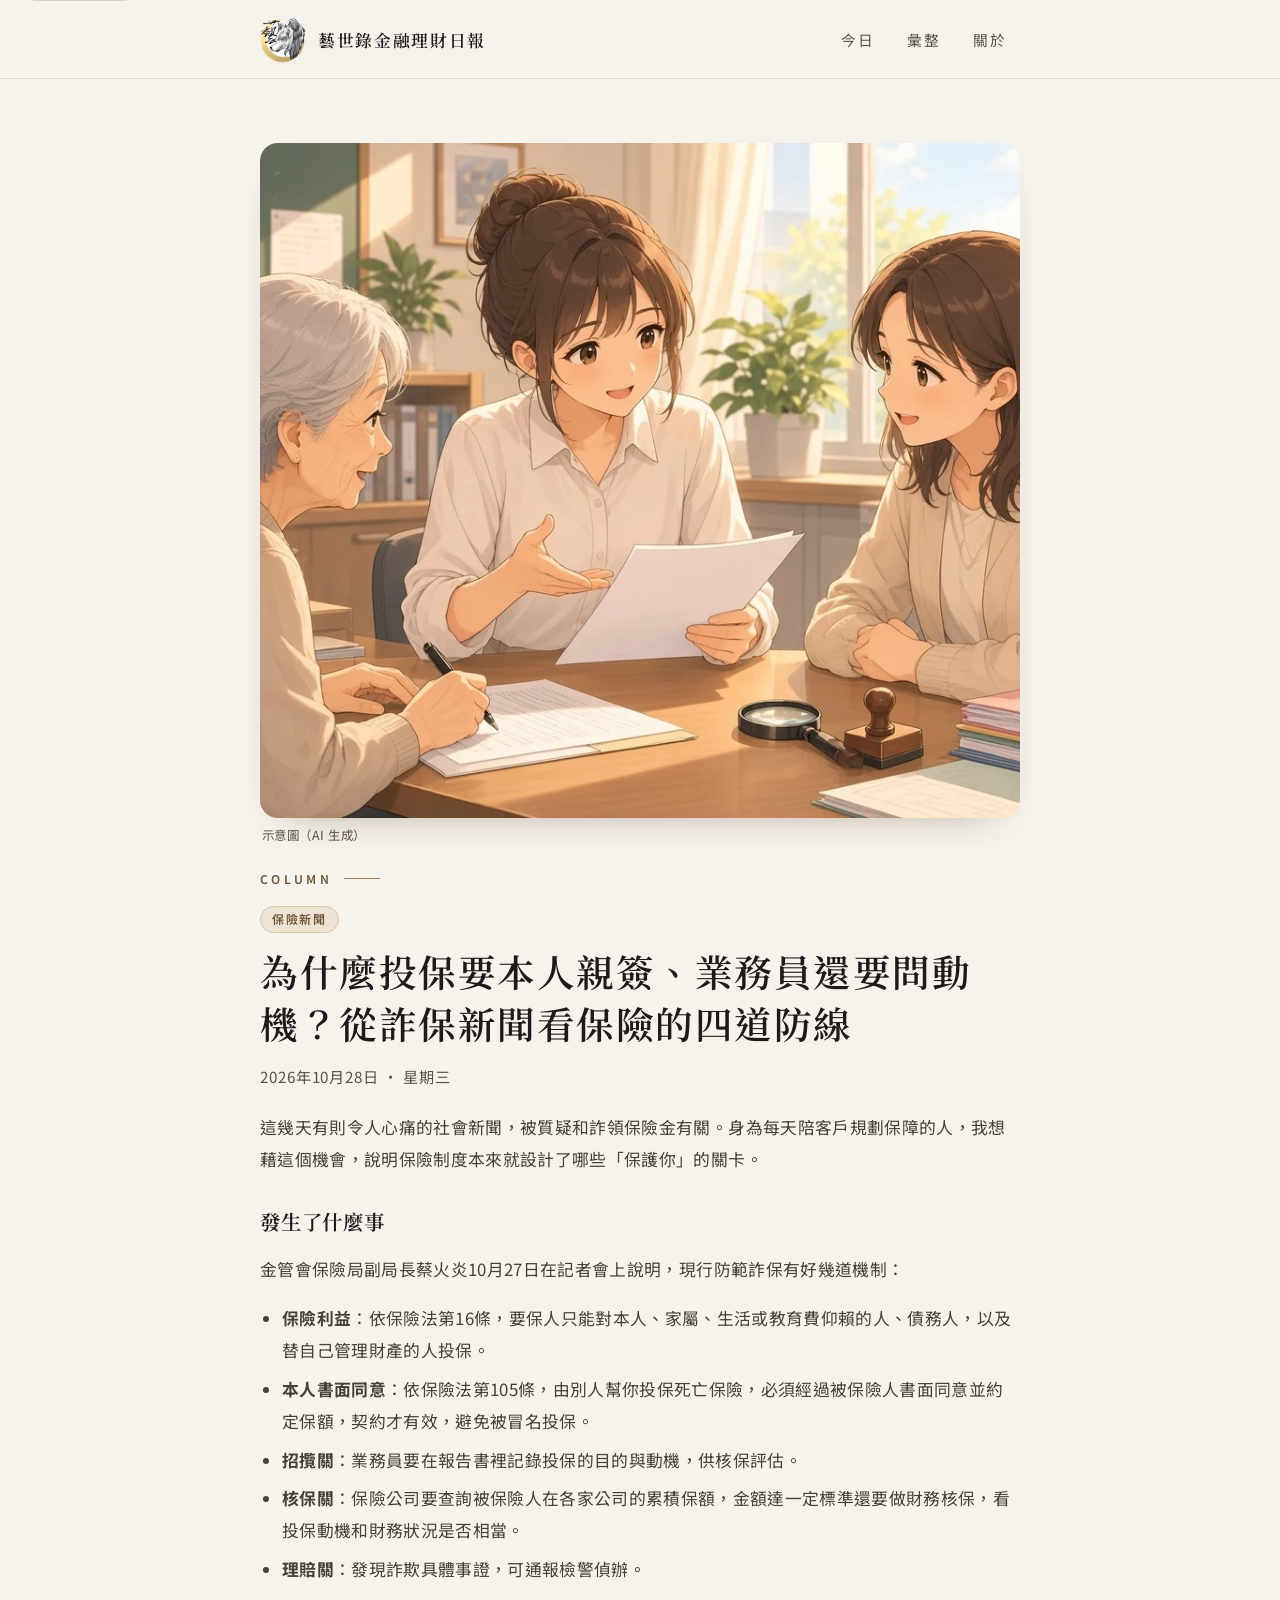
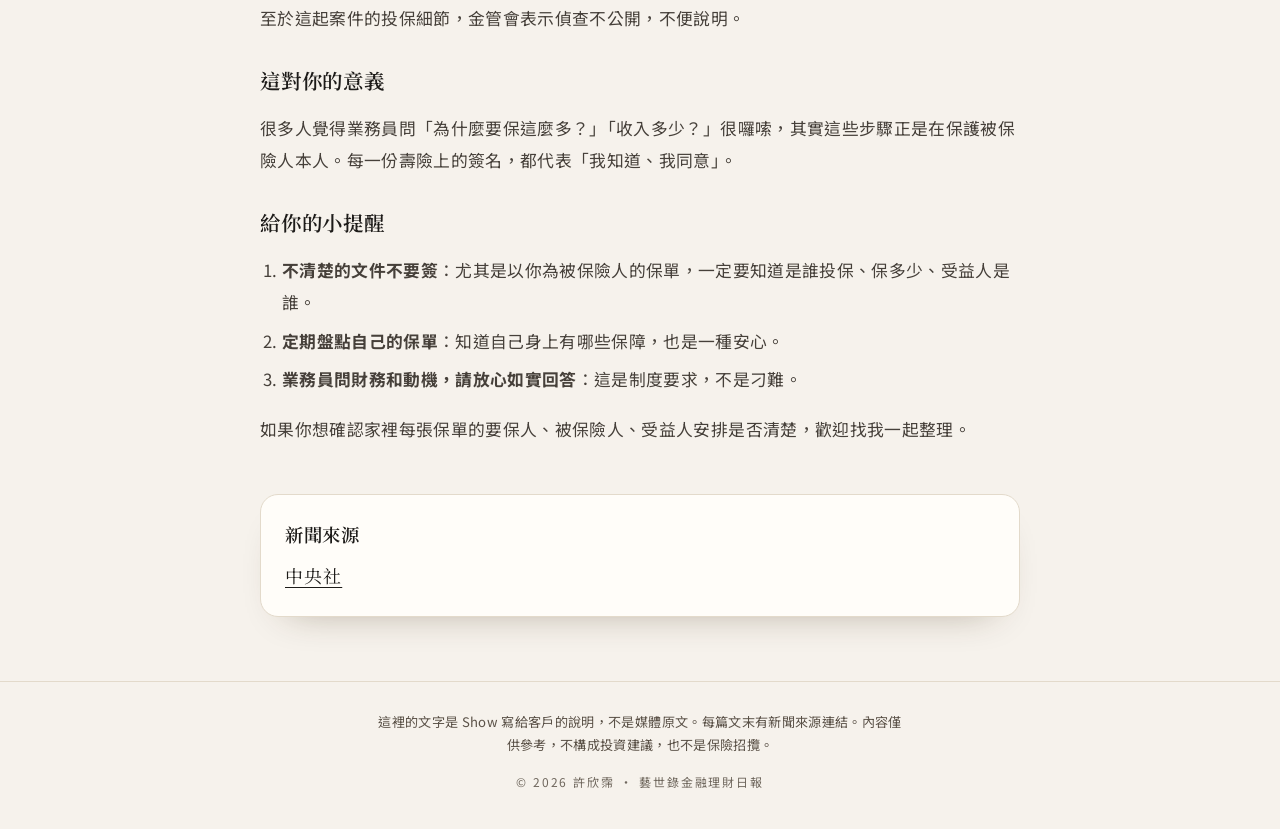
<file: column/2026-10-28/02-insurance-fraud-safeguards/index.html>
<!DOCTYPE html>
<html lang="zh-Hant">
<head>
  <meta charset="utf-8">
  <meta name="viewport" content="width=device-width, initial-scale=1">
  <title>為什麼投保要本人親簽、業務員還要問動機？從詐保新聞看保險的四道防線｜藝世錄金融理財日報</title>
  <meta name="description" content="針對近日疑涉詐保的社會案件，金管會說明從被保險人書面同意、招攬、核保到理賠，現行已有多道防範機制。">
  <meta name="author" content="許欣霈">
  <meta name="theme-color" content="#f6f2ec">
  <link rel="canonical" href="https://yishilu-daily.github.io/column/2026-10-28/02-insurance-fraud-safeguards/">
  <link rel="preconnect" href="https://fonts.googleapis.com">
  <link rel="preconnect" href="https://fonts.gstatic.com" crossorigin>
  <link href="https://fonts.googleapis.com/css2?family=Noto+Sans+TC:wght@400;500;600&family=Noto+Serif+TC:wght@500;600&display=swap" rel="stylesheet">
  <meta property="og:locale" content="zh_TW">
  <meta property="og:site_name" content="藝世錄金融理財日報">
  <meta property="og:type" content="article">
  <meta property="og:title" content="為什麼投保要本人親簽、業務員還要問動機？從詐保新聞看保險的四道防線｜藝世錄金融理財日報">
  <meta property="og:description" content="針對近日疑涉詐保的社會案件，金管會說明從被保險人書面同意、招攬、核保到理賠，現行已有多道防範機制。">
  <meta property="og:url" content="https://yishilu-daily.github.io/column/2026-10-28/02-insurance-fraud-safeguards/">
  <meta property="og:image" content="https://yishilu-daily.github.io/media/2026-10-28/02-insurance-fraud-safeguards.jpg">
  <meta property="og:image:secure_url" content="https://yishilu-daily.github.io/media/2026-10-28/02-insurance-fraud-safeguards.jpg">
  <meta property="og:image:type" content="image/jpeg">
  <meta property="og:image:width" content="1200">
  <meta property="og:image:height" content="630">
  <meta property="og:image:alt" content="為什麼投保要本人親簽、業務員還要問動機？從詐保新聞看保險的四道防線｜藝世錄金融理財日報">
  <meta name="twitter:card" content="summary_large_image">
  <meta name="twitter:title" content="為什麼投保要本人親簽、業務員還要問動機？從詐保新聞看保險的四道防線｜藝世錄金融理財日報">
  <meta name="twitter:description" content="針對近日疑涉詐保的社會案件，金管會說明從被保險人書面同意、招攬、核保到理賠，現行已有多道防範機制。">
  <meta name="twitter:image" content="https://yishilu-daily.github.io/media/2026-10-28/02-insurance-fraud-safeguards.jpg">
  <link rel="icon" href="/assets/favicon.png" type="image/png">
  <link rel="apple-touch-icon" href="/assets/apple-touch-icon.png">
  <link rel="stylesheet" href="/assets/style.css?v=7">
  
  <script type="application/ld+json">{"@context": "https://schema.org", "@type": "Article", "headline": "為什麼投保要本人親簽、業務員還要問動機？從詐保新聞看保險的四道防線｜藝世錄金融理財日報", "url": "https://yishilu-daily.github.io/column/2026-10-28/02-insurance-fraud-safeguards/", "description": "針對近日疑涉詐保的社會案件，金管會說明從被保險人書面同意、招攬、核保到理賠，現行已有多道防範機制。", "image": "https://yishilu-daily.github.io/media/2026-10-28/02-insurance-fraud-safeguards.jpg", "inLanguage": "zh-Hant", "author": {"@type": "Person", "name": "許欣霈"}}</script>
</head>
<body>
  <a class="skip" href="#main">跳到主要內容</a>
  <header class="masthead">
    <div class="wrap masthead-inner">
      <a class="brand" href="/"><img src="/assets/logo.png" alt="" width="46" height="46"><span>藝世錄金融理財日報</span></a>
      <nav class="nav" aria-label="主要">
        <a href="/" >今日</a>
        <a href="/archive/" >彙整</a>
        <a href="/about/" >關於</a>
      </nav>
    </div>
  </header>
  <main id="main" class="wrap">
    <article><figure class="article-figure"><img class="article-cover" src="/posts/2026-10-28/02-insurance-fraud-safeguards.webp" alt="為什麼投保要本人親簽、業務員還要問動機？從詐保新聞看保險的四道防線" width="1200" height="675"><figcaption class="image-credit">示意圖（AI 生成）</figcaption></figure><p class="eyebrow">Column</p><p class="tag">保險新聞</p><h1>為什麼投保要本人親簽、業務員還要問動機？從詐保新聞看保險的四道防線</h1><p class="edition-meta"><time datetime="2026-10-28">2026年10月28日</time> · 星期三</p><div class="prose"><p>這幾天有則令人心痛的社會新聞，被質疑和詐領保險金有關。身為每天陪客戶規劃保障的人，我想藉這個機會，說明保險制度本來就設計了哪些「保護你」的關卡。</p>
<h3>發生了什麼事</h3>
<p>金管會保險局副局長蔡火炎10月27日在記者會上說明，現行防範詐保有好幾道機制：</p>
<ul><li><strong>保險利益</strong>：依保險法第16條，要保人只能對本人、家屬、生活或教育費仰賴的人、債務人，以及替自己管理財產的人投保。</li><li><strong>本人書面同意</strong>：依保險法第105條，由別人幫你投保死亡保險，必須經過被保險人書面同意並約定保額，契約才有效，避免被冒名投保。</li><li><strong>招攬關</strong>：業務員要在報告書裡記錄投保的目的與動機，供核保評估。</li><li><strong>核保關</strong>：保險公司要查詢被保險人在各家公司的累積保額，金額達一定標準還要做財務核保，看投保動機和財務狀況是否相當。</li><li><strong>理賠關</strong>：發現詐欺具體事證，可通報檢警偵辦。</li></ul>
<p>至於這起案件的投保細節，金管會表示偵查不公開，不便說明。</p>
<h3>這對你的意義</h3>
<p>很多人覺得業務員問「為什麼要保這麼多？」「收入多少？」很囉嗦，其實這些步驟正是在保護被保險人本人。每一份壽險上的簽名，都代表「我知道、我同意」。</p>
<h3>給你的小提醒</h3>
<ol><li><strong>不清楚的文件不要簽</strong>：尤其是以你為被保險人的保單，一定要知道是誰投保、保多少、受益人是誰。</li><li><strong>定期盤點自己的保單</strong>：知道自己身上有哪些保障，也是一種安心。</li><li><strong>業務員問財務和動機，請放心如實回答</strong>：這是制度要求，不是刁難。</li></ol>
<p>如果你想確認家裡每張保單的要保人、被保險人、受益人安排是否清楚，歡迎找我一起整理。</p></div><section class="source-box"><h2>新聞來源</h2><p><a href="https://www.cna.com.tw/news/afe/202610270261.aspx" target="_blank" rel="noopener noreferrer">中央社</a></p></section></article>
  </main>
  <footer class="site-footer">
    <div class="wrap">
      <p class="disclaimer">這裡的文字是 Show 寫給客戶的說明，不是媒體原文。每篇文末有新聞來源連結。內容僅供參考，不構成投資建議，也不是保險招攬。</p>
      <p class="footer-meta">© 2026 許欣霈 · 藝世錄金融理財日報</p>
    </div>
  </footer>
</body>
</html>
</file>
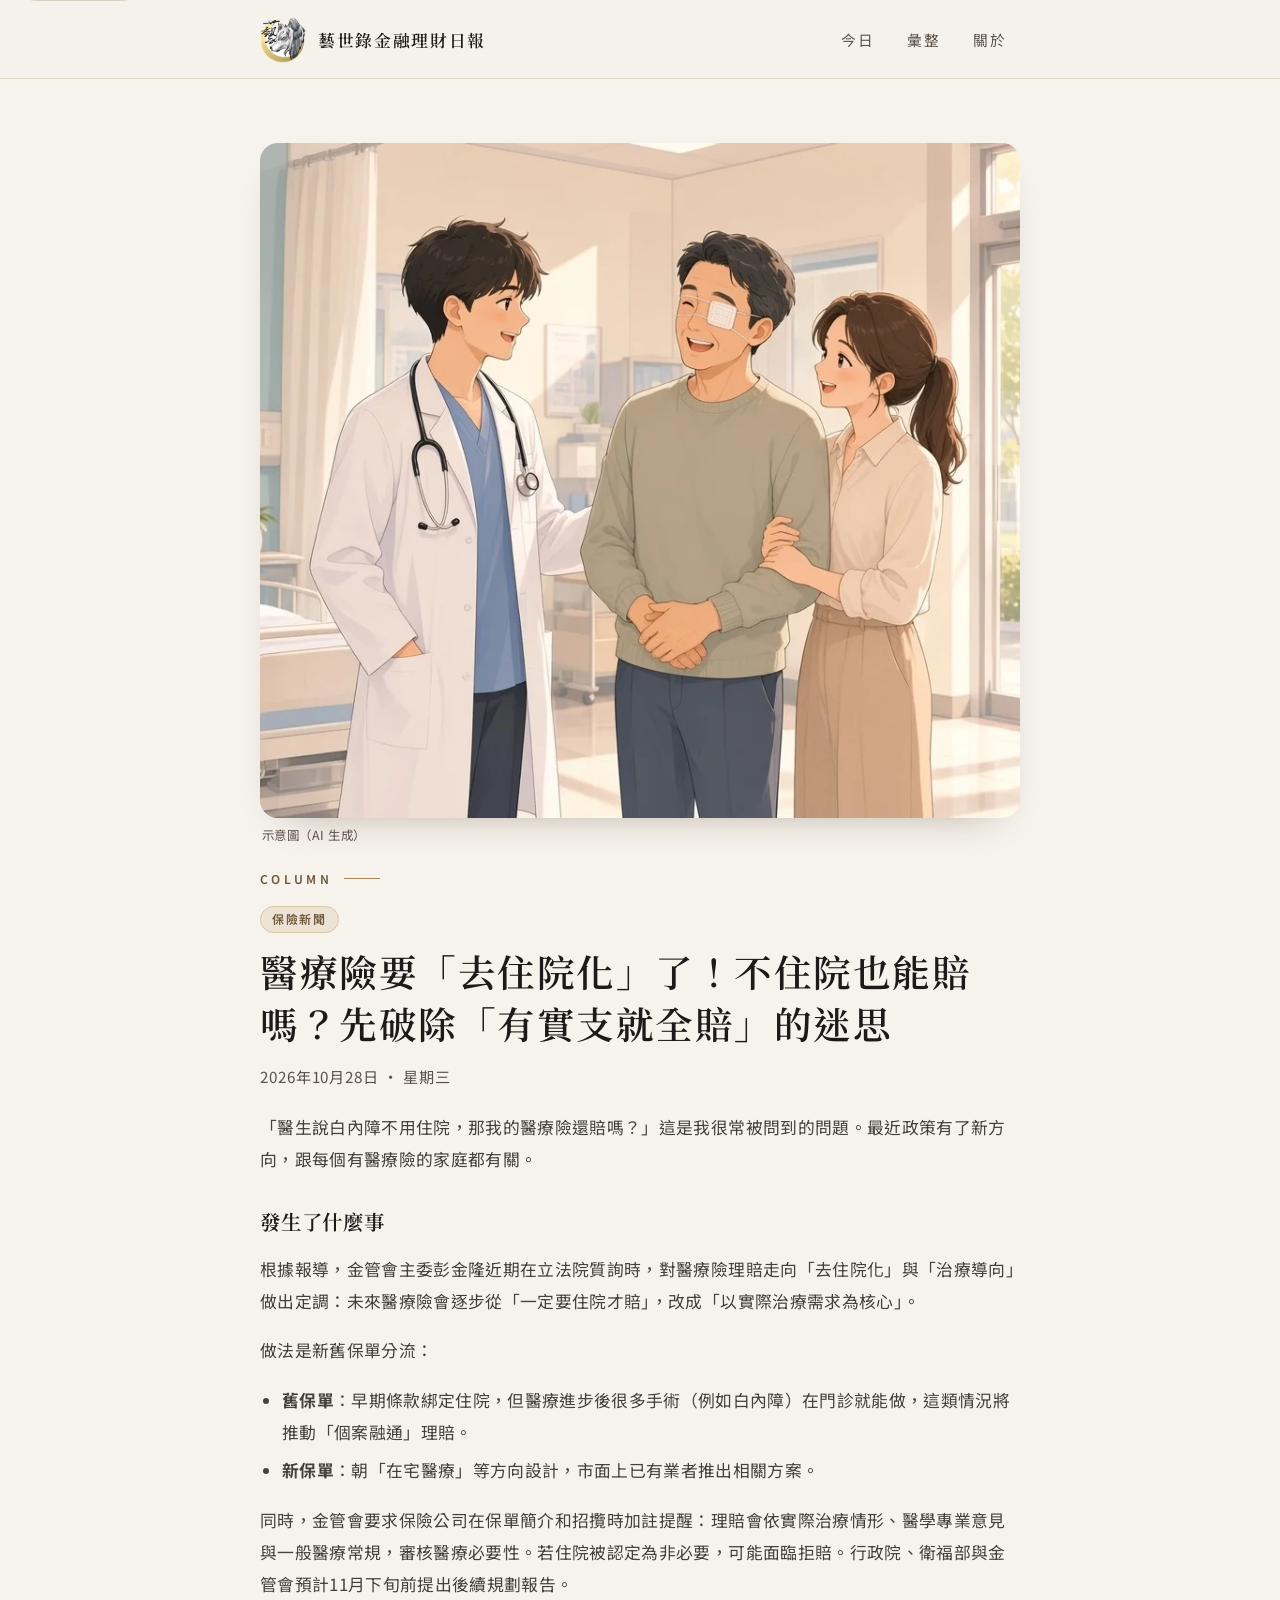
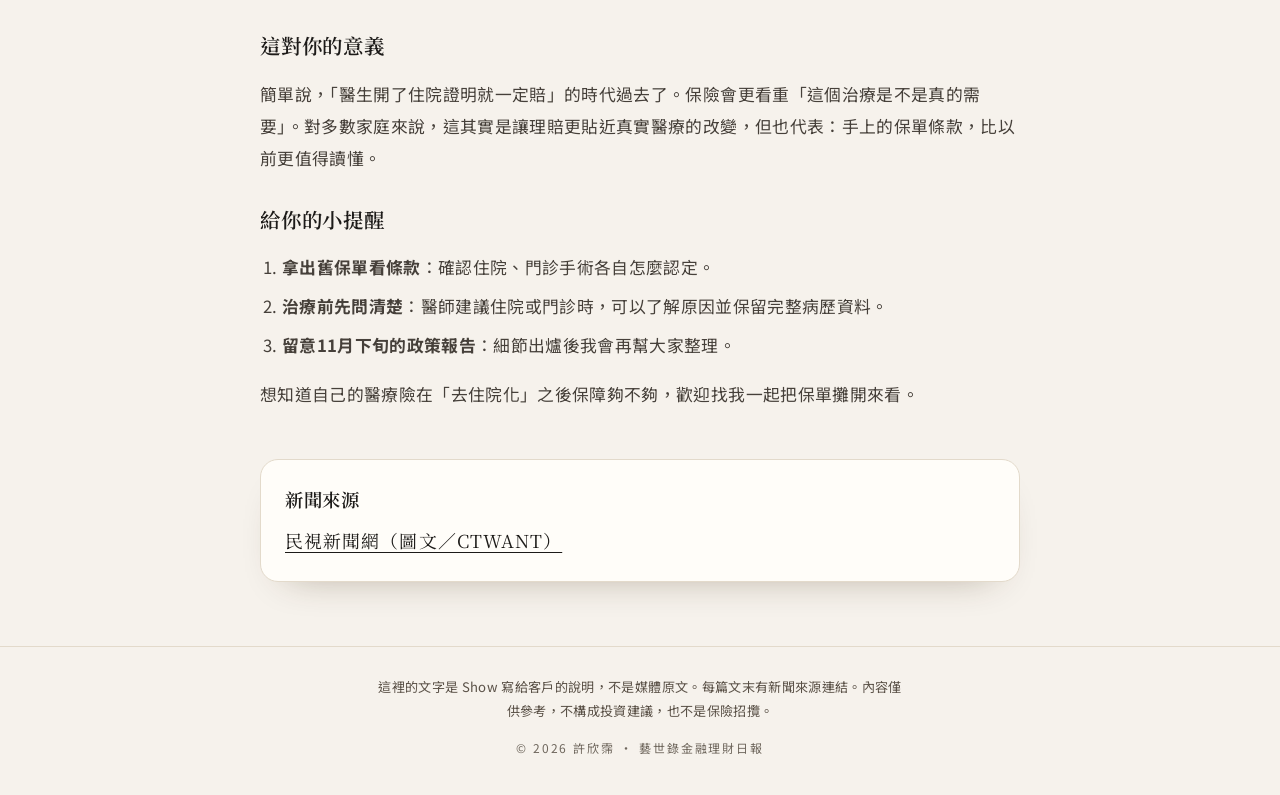
<file: column/2026-10-28/03-medical-insurance-outpatient-shift/index.html>
<!DOCTYPE html>
<html lang="zh-Hant">
<head>
  <meta charset="utf-8">
  <meta name="viewport" content="width=device-width, initial-scale=1">
  <title>醫療險要「去住院化」了！不住院也能賠嗎？先破除「有實支就全賠」的迷思｜藝世錄金融理財日報</title>
  <meta name="description" content="金管會定調醫療險理賠轉向「去住院化」與治療導向：舊保單個案融通、新保單朝在宅醫療設計，理賠將依實際治療的醫療必要性審核。">
  <meta name="author" content="許欣霈">
  <meta name="theme-color" content="#f6f2ec">
  <link rel="canonical" href="https://yishilu-daily.github.io/column/2026-10-28/03-medical-insurance-outpatient-shift/">
  <link rel="preconnect" href="https://fonts.googleapis.com">
  <link rel="preconnect" href="https://fonts.gstatic.com" crossorigin>
  <link href="https://fonts.googleapis.com/css2?family=Noto+Sans+TC:wght@400;500;600&family=Noto+Serif+TC:wght@500;600&display=swap" rel="stylesheet">
  <meta property="og:locale" content="zh_TW">
  <meta property="og:site_name" content="藝世錄金融理財日報">
  <meta property="og:type" content="article">
  <meta property="og:title" content="醫療險要「去住院化」了！不住院也能賠嗎？先破除「有實支就全賠」的迷思｜藝世錄金融理財日報">
  <meta property="og:description" content="金管會定調醫療險理賠轉向「去住院化」與治療導向：舊保單個案融通、新保單朝在宅醫療設計，理賠將依實際治療的醫療必要性審核。">
  <meta property="og:url" content="https://yishilu-daily.github.io/column/2026-10-28/03-medical-insurance-outpatient-shift/">
  <meta property="og:image" content="https://yishilu-daily.github.io/media/2026-10-28/03-medical-insurance-outpatient-shift.jpg">
  <meta property="og:image:secure_url" content="https://yishilu-daily.github.io/media/2026-10-28/03-medical-insurance-outpatient-shift.jpg">
  <meta property="og:image:type" content="image/jpeg">
  <meta property="og:image:width" content="1200">
  <meta property="og:image:height" content="630">
  <meta property="og:image:alt" content="醫療險要「去住院化」了！不住院也能賠嗎？先破除「有實支就全賠」的迷思｜藝世錄金融理財日報">
  <meta name="twitter:card" content="summary_large_image">
  <meta name="twitter:title" content="醫療險要「去住院化」了！不住院也能賠嗎？先破除「有實支就全賠」的迷思｜藝世錄金融理財日報">
  <meta name="twitter:description" content="金管會定調醫療險理賠轉向「去住院化」與治療導向：舊保單個案融通、新保單朝在宅醫療設計，理賠將依實際治療的醫療必要性審核。">
  <meta name="twitter:image" content="https://yishilu-daily.github.io/media/2026-10-28/03-medical-insurance-outpatient-shift.jpg">
  <link rel="icon" href="/assets/favicon.png" type="image/png">
  <link rel="apple-touch-icon" href="/assets/apple-touch-icon.png">
  <link rel="stylesheet" href="/assets/style.css?v=7">
  
  <script type="application/ld+json">{"@context": "https://schema.org", "@type": "Article", "headline": "醫療險要「去住院化」了！不住院也能賠嗎？先破除「有實支就全賠」的迷思｜藝世錄金融理財日報", "url": "https://yishilu-daily.github.io/column/2026-10-28/03-medical-insurance-outpatient-shift/", "description": "金管會定調醫療險理賠轉向「去住院化」與治療導向：舊保單個案融通、新保單朝在宅醫療設計，理賠將依實際治療的醫療必要性審核。", "image": "https://yishilu-daily.github.io/media/2026-10-28/03-medical-insurance-outpatient-shift.jpg", "inLanguage": "zh-Hant", "author": {"@type": "Person", "name": "許欣霈"}}</script>
</head>
<body>
  <a class="skip" href="#main">跳到主要內容</a>
  <header class="masthead">
    <div class="wrap masthead-inner">
      <a class="brand" href="/"><img src="/assets/logo.png" alt="" width="46" height="46"><span>藝世錄金融理財日報</span></a>
      <nav class="nav" aria-label="主要">
        <a href="/" >今日</a>
        <a href="/archive/" >彙整</a>
        <a href="/about/" >關於</a>
      </nav>
    </div>
  </header>
  <main id="main" class="wrap">
    <article><figure class="article-figure"><img class="article-cover" src="/posts/2026-10-28/03-medical-insurance-outpatient-shift.webp" alt="醫療險要「去住院化」了！不住院也能賠嗎？先破除「有實支就全賠」的迷思" width="1200" height="675"><figcaption class="image-credit">示意圖（AI 生成）</figcaption></figure><p class="eyebrow">Column</p><p class="tag">保險新聞</p><h1>醫療險要「去住院化」了！不住院也能賠嗎？先破除「有實支就全賠」的迷思</h1><p class="edition-meta"><time datetime="2026-10-28">2026年10月28日</time> · 星期三</p><div class="prose"><p>「醫生說白內障不用住院，那我的醫療險還賠嗎？」這是我很常被問到的問題。最近政策有了新方向，跟每個有醫療險的家庭都有關。</p>
<h3>發生了什麼事</h3>
<p>根據報導，金管會主委彭金隆近期在立法院質詢時，對醫療險理賠走向「去住院化」與「治療導向」做出定調：未來醫療險會逐步從「一定要住院才賠」，改成「以實際治療需求為核心」。</p>
<p>做法是新舊保單分流：</p>
<ul><li><strong>舊保單</strong>：早期條款綁定住院，但醫療進步後很多手術（例如白內障）在門診就能做，這類情況將推動「個案融通」理賠。</li><li><strong>新保單</strong>：朝「在宅醫療」等方向設計，市面上已有業者推出相關方案。</li></ul>
<p>同時，金管會要求保險公司在保單簡介和招攬時加註提醒：理賠會依實際治療情形、醫學專業意見與一般醫療常規，審核醫療必要性。若住院被認定為非必要，可能面臨拒賠。行政院、衛福部與金管會預計11月下旬前提出後續規劃報告。</p>
<h3>這對你的意義</h3>
<p>簡單說，「醫生開了住院證明就一定賠」的時代過去了。保險會更看重「這個治療是不是真的需要」。對多數家庭來說，這其實是讓理賠更貼近真實醫療的改變，但也代表：手上的保單條款，比以前更值得讀懂。</p>
<h3>給你的小提醒</h3>
<ol><li><strong>拿出舊保單看條款</strong>：確認住院、門診手術各自怎麼認定。</li><li><strong>治療前先問清楚</strong>：醫師建議住院或門診時，可以了解原因並保留完整病歷資料。</li><li><strong>留意11月下旬的政策報告</strong>：細節出爐後我會再幫大家整理。</li></ol>
<p>想知道自己的醫療險在「去住院化」之後保障夠不夠，歡迎找我一起把保單攤開來看。</p></div><section class="source-box"><h2>新聞來源</h2><p><a href="https://www.ftvnews.com.tw/news/detail/2026A25W0068" target="_blank" rel="noopener noreferrer">民視新聞網（圖文／CTWANT）</a></p></section></article>
  </main>
  <footer class="site-footer">
    <div class="wrap">
      <p class="disclaimer">這裡的文字是 Show 寫給客戶的說明，不是媒體原文。每篇文末有新聞來源連結。內容僅供參考，不構成投資建議，也不是保險招攬。</p>
      <p class="footer-meta">© 2026 許欣霈 · 藝世錄金融理財日報</p>
    </div>
  </footer>
</body>
</html>
</file>
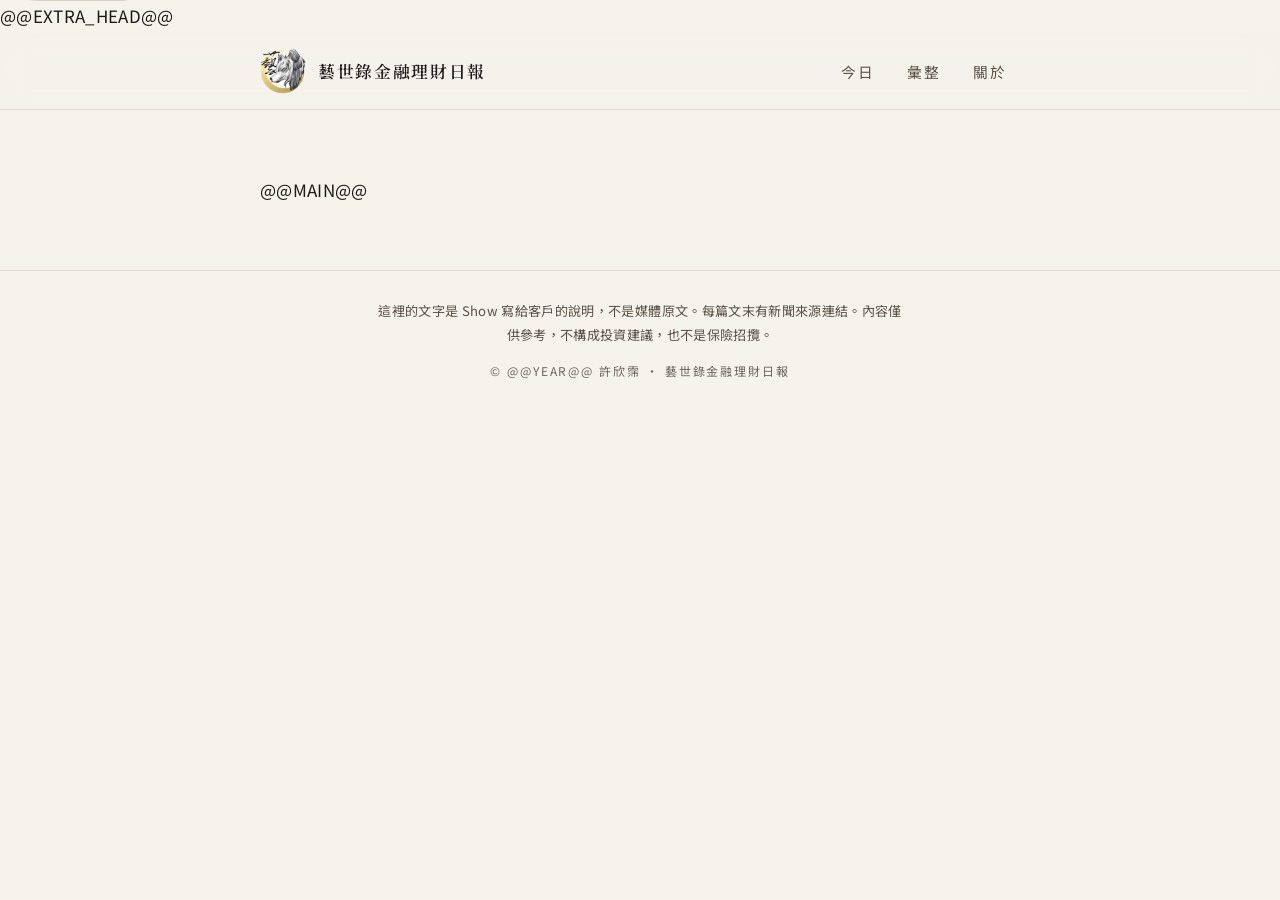
<file: templates/layout.html>
<!DOCTYPE html>
<html lang="zh-Hant">
<head>
  <meta charset="utf-8">
  <meta name="viewport" content="width=device-width, initial-scale=1">
  <title>@@TITLE@@</title>
  <meta name="description" content="@@DESCRIPTION@@">
  <meta name="author" content="許欣霈">
  <meta name="theme-color" content="#f6f2ec">
  <link rel="canonical" href="@@CANONICAL@@">
  <link rel="preconnect" href="https://fonts.googleapis.com">
  <link rel="preconnect" href="https://fonts.gstatic.com" crossorigin>
  <link href="https://fonts.googleapis.com/css2?family=Noto+Sans+TC:wght@400;500;600&family=Noto+Serif+TC:wght@500;600&display=swap" rel="stylesheet">
  <meta property="og:locale" content="zh_TW">
  <meta property="og:site_name" content="藝世錄金融理財日報">
  <meta property="og:type" content="@@OG_TYPE@@">
  <meta property="og:title" content="@@OG_TITLE@@">
  <meta property="og:description" content="@@DESCRIPTION@@">
  <meta property="og:url" content="@@CANONICAL@@">
  <meta property="og:image" content="@@OG_IMAGE@@">
  <meta property="og:image:secure_url" content="@@OG_IMAGE@@">
  <meta property="og:image:type" content="image/jpeg">
  <meta property="og:image:width" content="1200">
  <meta property="og:image:height" content="630">
  <meta property="og:image:alt" content="@@OG_IMAGE_ALT@@">
  <meta name="twitter:card" content="summary_large_image">
  <meta name="twitter:title" content="@@OG_TITLE@@">
  <meta name="twitter:description" content="@@DESCRIPTION@@">
  <meta name="twitter:image" content="@@OG_IMAGE@@">
  <link rel="icon" href="/assets/favicon.png" type="image/png">
  <link rel="apple-touch-icon" href="/assets/apple-touch-icon.png">
  <link rel="stylesheet" href="/assets/style.css?v=7">
  @@EXTRA_HEAD@@
  <script type="application/ld+json">@@JSONLD@@</script>
</head>
<body>
  <a class="skip" href="#main">跳到主要內容</a>
  <header class="masthead">
    <div class="wrap masthead-inner">
      <a class="brand" href="/"><img src="/assets/logo.png" alt="" width="46" height="46"><span>藝世錄金融理財日報</span></a>
      <nav class="nav" aria-label="主要">
        <a href="/" @@NAV_TODAY@@>今日</a>
        <a href="/archive/" @@NAV_ARCHIVE@@>彙整</a>
        <a href="/about/" @@NAV_ABOUT@@>關於</a>
      </nav>
    </div>
  </header>
  <main id="main" class="wrap">
    @@MAIN@@
  </main>
  <footer class="site-footer">
    <div class="wrap">
      <p class="disclaimer">這裡的文字是 Show 寫給客戶的說明，不是媒體原文。每篇文末有新聞來源連結。內容僅供參考，不構成投資建議，也不是保險招攬。</p>
      <p class="footer-meta">© @@YEAR@@ 許欣霈 · 藝世錄金融理財日報</p>
    </div>
  </footer>
</body>
</html>
</file>
<file: assets/style.css>
:root {
  color-scheme: light;
  --bg: #f6f2ec;
  --bg-alt: #efe8dd;
  --card: #fffdf9;
  --ink: #1d1b19;
  --ink-soft: #46403a;
  --muted: #5a5147;
  --faint: #6f675d;
  --gold: #a5865a;
  --gold-ink: #6e5638;
  --gold-soft: #d9c6a5;
  --line: #e3dacb;
  --line-mid: #d9d0c1;
  --line-deep: #cfc6b8;
  --serif: "Noto Serif TC", "Source Han Serif TC", "Songti TC", "PMingLiU", "Times New Roman", serif;
  --sans: "Noto Sans TC", "PingFang TC", "Hiragino Sans CNS", "Microsoft JhengHei", "Segoe UI", sans-serif;
  --shadow: 0 18px 40px -28px rgba(60, 40, 10, 0.45);
  --radius: 18px;
}

*,
*::before,
*::after {
  box-sizing: border-box;
}

html {
  -webkit-text-size-adjust: 100%;
}

body {
  margin: 0;
  background: var(--bg);
  color: var(--ink);
  font-family: var(--sans);
  font-size: 17px;
  line-height: 1.85;
  letter-spacing: 0.02em;
  -webkit-font-smoothing: antialiased;
}

h1,
h2,
h3,
h4,
p {
  margin: 0;
}

ol,
ul {
  margin: 0;
  padding: 0;
}

a {
  color: inherit;
}

img {
  max-width: 100%;
}

::selection {
  background: var(--gold-soft);
  color: var(--ink);
}

:focus-visible {
  outline: 2px solid var(--gold-ink);
  outline-offset: 3px;
}

.skip {
  position: absolute;
  left: 12px;
  top: -48px;
  background: var(--card);
  color: var(--ink);
  padding: 8px 14px;
  z-index: 30;
  border-radius: 999px;
  border: 1px solid var(--line-mid);
}

.skip:focus {
  top: 12px;
}

.wrap {
  width: min(760px, calc(100% - 40px));
  margin: 0 auto;
}

.masthead {
  position: sticky;
  top: 0;
  z-index: 20;
  background: rgba(246, 242, 236, 0.9);
  backdrop-filter: blur(14px);
  -webkit-backdrop-filter: blur(14px);
  border-bottom: 1px solid var(--line);
}

.masthead-inner {
  display: flex;
  flex-direction: column;
  gap: 4px;
  padding: 14px 0 10px;
}

.brand {
  display: inline-flex;
  align-items: center;
  gap: 12px;
  min-height: 48px;
  text-decoration: none;
  color: var(--ink);
  font-family: var(--serif);
  font-weight: 600;
  letter-spacing: 0.1em;
  font-size: 1.05rem;
  line-height: 1.35;
}

.brand img {
  width: 46px;
  height: 46px;
  flex: 0 0 auto;
  display: block;
  object-fit: contain;
}

.nav {
  display: flex;
  gap: 4px;
  margin-left: -8px;
}

.nav a {
  text-decoration: none;
  color: var(--muted);
  min-height: 44px;
  padding: 0 12px;
  display: inline-flex;
  align-items: center;
  border-radius: 999px;
  border: 1px solid transparent;
  font-size: 0.92rem;
  letter-spacing: 0.14em;
}

.nav a[aria-current="page"] {
  color: var(--ink);
  background: var(--card);
  border-color: var(--line-mid);
}

main {
  padding: 40px 0 8px;
}

.eyebrow {
  display: flex;
  align-items: center;
  gap: 12px;
  margin: 0 0 16px;
  color: var(--gold-ink);
  font-family: var(--sans);
  font-size: 12px;
  font-weight: 600;
  letter-spacing: 0.28em;
  line-height: 1;
  text-transform: uppercase;
}

.eyebrow::after {
  content: "";
  width: 36px;
  height: 1px;
  background: var(--gold);
  flex: 0 0 auto;
}

h1,
h2,
h3,
h4 {
  font-family: var(--serif);
  font-weight: 600;
  letter-spacing: 0.04em;
  color: var(--ink);
}

h1 {
  font-size: clamp(1.7rem, 4.4vw, 2.35rem);
  line-height: 1.4;
}

.kicker {
  margin-bottom: 8px;
  color: var(--muted);
  font-size: 0.92rem;
  letter-spacing: 0.08em;
}

.edition-meta,
.share-row,
.lead,
.sources,
.stale,
.cat-head p,
.footer-meta,
.summary,
.snippet {
  color: var(--ink-soft);
}

.edition-meta {
  margin-top: 12px;
  color: var(--muted);
  font-size: 0.95rem;
  letter-spacing: 0.06em;
}

.lead {
  margin-top: 16px;
  max-width: 38em;
  font-size: 1.05rem;
  line-height: 1.85;
}

.share-row {
  margin-top: 18px;
  font-size: 0.95rem;
}

.share-row a,
.prose a,
.pager a,
.source-box a,
.back-link {
  color: var(--ink);
  text-decoration-color: var(--gold);
  text-underline-offset: 4px;
}

.day-lead,
.archive-block,
.recent {
  margin: 0;
}

.feature-list {
  display: flex;
  flex-direction: column;
  gap: 28px;
  margin-top: 36px;
}

.feature-card,
.story,
.archive-list a,
.empty {
  background: var(--card);
  border: 1px solid var(--line);
  border-radius: var(--radius);
  box-shadow: var(--shadow);
}

.feature-card,
.story {
  display: block;
  text-decoration: none;
  overflow: hidden;
  transition: transform 0.3s ease, box-shadow 0.3s ease, border-color 0.3s ease;
}

.feature-card img,
.article-cover,
.thumb img,
.story img {
  width: 100%;
  aspect-ratio: 16 / 9;
  object-fit: cover;
  display: block;
  background: var(--bg-alt);
}

.feature-card img,
.story img,
.thumb img {
  transition: transform 0.55s ease;
}

.article-cover {
  border-radius: var(--radius);
  box-shadow: var(--shadow);
}

.article-figure {
  margin: 0 0 28px;
}

.article-figure .article-cover {
  margin-bottom: 0;
}

.feature-media,
.feature-body,
.story-body {
  display: block;
}

.image-credit {
  display: block;
  color: var(--muted);
  font-size: 0.78rem;
  line-height: 1.5;
  letter-spacing: 0.04em;
}

.feature-media .image-credit {
  padding: 10px 22px 0;
}

.article-figure .image-credit {
  padding: 8px 2px 0;
}

.feature-body,
.story-body {
  padding: 18px 22px 22px;
}

.tag {
  display: inline-block;
  margin: 0 0 12px;
  padding: 3px 11px 4px;
  border: 1px solid var(--gold-soft);
  border-radius: 999px;
  background: rgba(217, 198, 165, 0.35);
  color: var(--gold-ink);
  font-size: 12px;
  font-weight: 600;
  letter-spacing: 0.14em;
  line-height: 1.5;
}

.feature-card h2,
.story h3 {
  font-size: 1.35rem;
  line-height: 1.45;
  margin-top: 2px;
}

.summary,
.snippet {
  margin-top: 10px;
  font-size: 1rem;
  line-height: 1.75;
}

.meta {
  margin-top: 14px;
  display: flex;
  justify-content: space-between;
  gap: 12px;
  align-items: baseline;
  color: var(--muted);
  font-size: 0.86rem;
  letter-spacing: 0.04em;
}

.meta time,
.archive-list time {
  font-variant-numeric: tabular-nums;
}

section.about {
  margin-top: 72px;
  padding: 52px 0 44px;
  background: var(--bg-alt);
  border-top: 1px solid var(--line);
  border-bottom: 1px solid var(--line);
  box-shadow: 0 0 0 100vmax var(--bg-alt);
  clip-path: inset(0 -100vmax);
}

article.about {
  padding-top: 4px;
}

.about h1,
.about h2,
.recent h2,
.archive-block h1 {
  line-height: 1.4;
}

.about h2,
.recent h2 {
  font-size: clamp(1.45rem, 3vw, 1.85rem);
}

.prose {
  margin-top: 22px;
  color: var(--ink-soft);
  font-size: 1.05rem;
  line-height: 1.9;
}

.about .prose {
  margin-top: 18px;
}

.prose > * + * {
  margin-top: 1.05em;
}

.prose h2,
.prose h3,
.prose h4 {
  margin-top: 1.5em;
  color: var(--ink);
  font-size: 1.28rem;
  line-height: 1.45;
}

.prose p + p {
  margin-top: 1.05em;
}

.prose a {
  text-decoration: underline;
  text-decoration-thickness: 1px;
}

.prose ul,
.prose ol {
  padding-left: 1.3em;
}

.prose ul {
  list-style: disc;
}

.prose ol {
  list-style: decimal;
}

.prose li + li {
  margin-top: 0.4em;
}

.prose blockquote {
  margin-left: 0;
  padding-left: 16px;
  border-left: 1px solid var(--gold);
  color: var(--muted);
}

.prose code {
  font-family: ui-monospace, SFMono-Regular, Menlo, Consolas, monospace;
  font-size: 0.92em;
}

.source-box {
  margin-top: 48px;
  padding: 22px 24px 24px;
  background: var(--card);
  border: 1px solid var(--line);
  border-radius: var(--radius);
  box-shadow: var(--shadow);
}

.source-box h2 {
  font-size: 1.15rem;
  margin-bottom: 8px;
}

.source-box a {
  font-family: var(--serif);
  font-size: 1.12rem;
  letter-spacing: 0.06em;
  text-decoration: underline;
  text-decoration-thickness: 1px;
}

.recent {
  margin-top: 64px;
}

.recent h2 {
  margin-bottom: 8px;
}

.archive-list {
  display: flex;
  flex-direction: column;
  gap: 14px;
  margin-top: 28px;
  list-style: none;
}

.archive-list a {
  display: flex;
  justify-content: space-between;
  gap: 16px;
  align-items: baseline;
  text-decoration: none;
  padding: 18px 20px;
  min-height: 68px;
  color: var(--ink);
  transition: transform 0.3s ease, box-shadow 0.3s ease, border-color 0.3s ease;
}

.archive-list time {
  font-family: var(--serif);
  font-weight: 600;
  letter-spacing: 0.04em;
}

.archive-list a span,
.archive-count {
  color: var(--muted);
  font-variant-numeric: tabular-nums;
  letter-spacing: 0.04em;
}

.pager {
  display: flex;
  justify-content: space-between;
  gap: 12px;
  margin-top: 28px;
  font-size: 0.95rem;
  letter-spacing: 0.06em;
}

.pager a {
  text-decoration: underline;
  text-decoration-thickness: 1px;
  min-height: 44px;
  display: inline-flex;
  align-items: center;
}

.sample-flag {
  display: inline-block;
  margin-top: 14px;
  padding: 4px 10px;
  border-radius: 999px;
  border: 1px solid var(--gold-soft);
  background: rgba(217, 198, 165, 0.35);
  color: var(--gold-ink);
  font-size: 0.82rem;
  font-weight: 600;
  letter-spacing: 0.06em;
}

.site-footer {
  margin-top: 56px;
  padding: 28px 0 calc(36px + env(safe-area-inset-bottom));
  border-top: 1px solid var(--line);
  text-align: center;
}

.disclaimer {
  max-width: 40em;
  margin: 0 auto;
  font-size: 0.82rem;
  line-height: 1.8;
  color: var(--muted);
  background: none;
  border: 0;
  padding: 0;
}

.footer-meta {
  margin-top: 14px;
  font-size: 0.75rem;
  letter-spacing: 0.16em;
  color: var(--faint);
}

.empty {
  padding: 22px;
  color: var(--muted);
}

.jump {
  display: flex;
  gap: 8px;
  overflow-x: auto;
  padding: 2px 0 12px;
  margin: 0 0 8px;
  scrollbar-width: none;
}

.jump::-webkit-scrollbar {
  display: none;
}

.jump a {
  flex: 0 0 auto;
  text-decoration: none;
  background: var(--card);
  border: 1px solid var(--line);
  border-radius: 999px;
  min-height: 44px;
  padding: 0 14px;
  display: inline-flex;
  align-items: center;
  gap: 8px;
}

.cat-no,
.card .n {
  color: var(--gold-ink);
  font-family: var(--serif);
  letter-spacing: 0.12em;
}

@media (hover: hover) {
  .feature-card:hover,
  .story:hover,
  .archive-list a:hover {
    transform: translateY(-3px);
    border-color: var(--line-mid);
    box-shadow: 0 22px 44px -26px rgba(60, 40, 10, 0.5);
  }

  .feature-card:hover img,
  .story:hover img {
    transform: scale(1.025);
  }
}

@media (max-width: 420px) {
  .wrap {
    width: min(760px, calc(100% - 32px));
  }

  .eyebrow {
    letter-spacing: 0.2em;
  }

  .brand {
    letter-spacing: 0.06em;
    font-size: 1rem;
  }

  .feature-body,
  .story-body,
  .source-box {
    padding-left: 18px;
    padding-right: 18px;
  }
}

@media (min-width: 760px) {
  .wrap {
    width: min(760px, calc(100% - 64px));
  }

  main {
    padding-top: 64px;
  }

  .masthead-inner {
    flex-direction: row;
    align-items: center;
    justify-content: space-between;
    gap: 24px;
    padding: 16px 0 14px;
  }

  .nav {
    margin-left: 0;
    gap: 6px;
  }

  .feature-body {
    padding: 22px 26px 26px;
  }

  section.about {
    margin-top: 96px;
    padding: 64px 0 56px;
  }
}

@media (prefers-reduced-motion: reduce) {
  .feature-card,
  .story,
  .archive-list a,
  .feature-card img,
  .story img {
    transition: none;
  }
}
</file>
